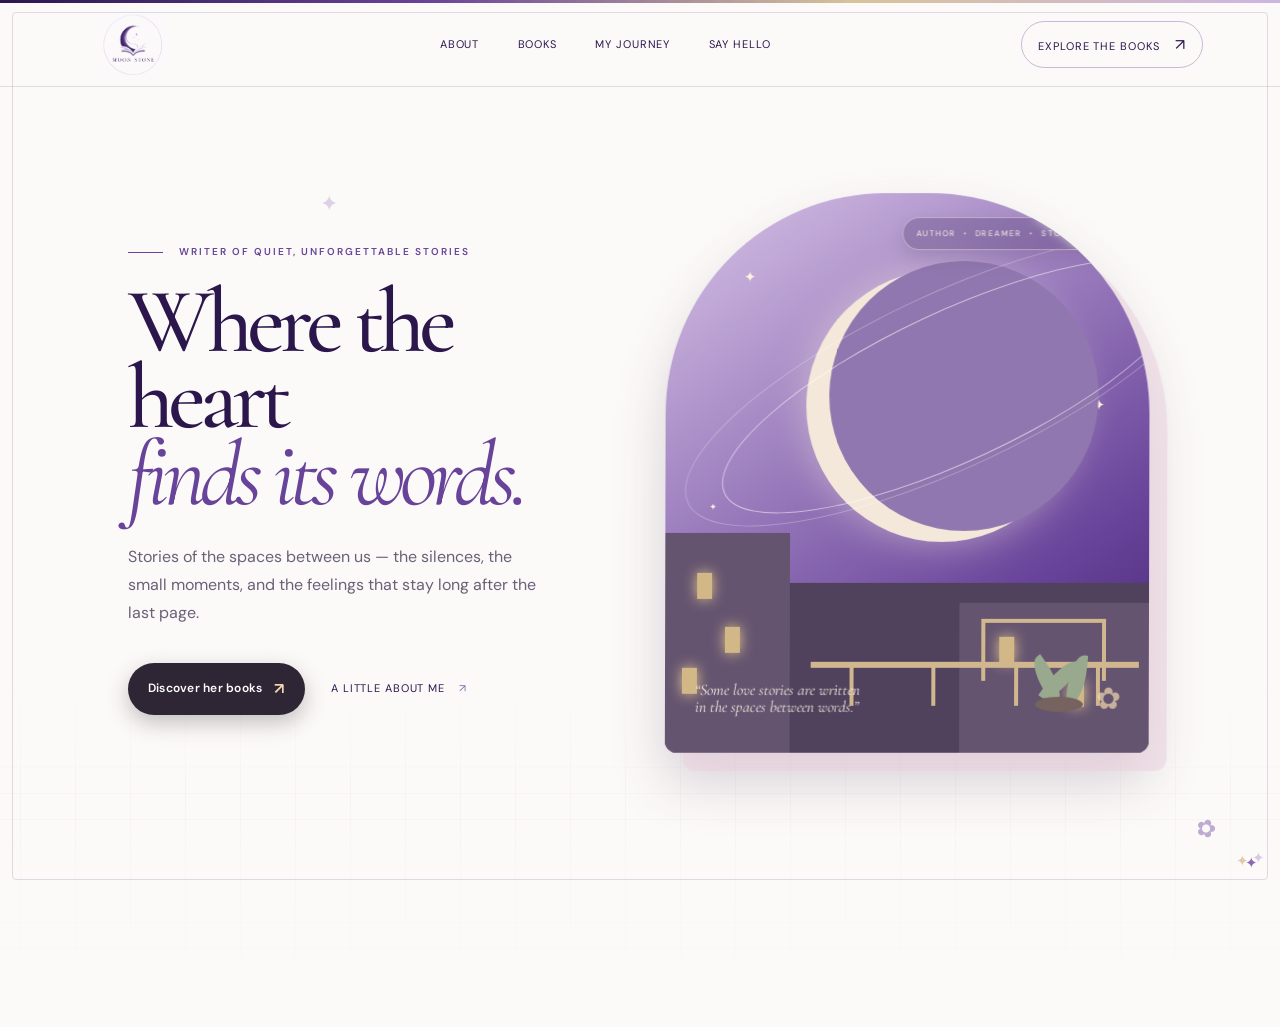
<file: index.html>
<!doctype html>
<html lang="en">
  <head>
    <meta charset="UTF-8" />
    <meta name="viewport" content="width=device-width, initial-scale=1.0" />
    <meta name="description" content="The official author website of Shravani Veldurthi." />
    <title>Shravani Veldurthi — Author & Storyteller</title>
    <link rel="preconnect" href="https://fonts.googleapis.com" />
    <link rel="preconnect" href="https://fonts.gstatic.com" crossorigin />
    <link href="https://fonts.googleapis.com/css2?family=Cormorant+Garamond:wght@400;500;600;700&family=DM+Sans:wght@400;500;600;700&display=swap" rel="stylesheet" />
    <link rel="stylesheet" href="styles.css" />
  </head>
  <body class="home-only">
    <div class="reading-progress" aria-hidden="true"><span></span></div>
    <div class="topline"></div>
    <header class="site-header">
      <a class="brand" href="#top" aria-label="Shravani Veldurthi home">
        <img class="brand-logo" src="Moonlit Pages_ Moon Stone Emblem.png" alt="Moon Stone" />
      </a>
      <nav class="nav" id="site-nav" aria-label="Primary navigation">
        <a href="about.html">About</a>
        <a href="books.html">Books</a>
        <a href="journey.html">My Journey</a>
        <a href="contact.html">Say Hello</a>
      </nav>
      <a class="nav-cta" href="books.html">Explore the books <span>↗</span></a>
      <button class="menu-button" aria-label="Open menu" aria-expanded="false">☰</button>
    </header>

    <main id="top">
      <section class="hero section-pad">
        <div class="hero-copy reveal">
          <p class="eyebrow"><span class="eyebrow-line"></span> Writer of quiet, unforgettable stories</p>
          <h1>Where the heart<br /><i>finds its words.</i></h1>
          <p class="hero-intro">Stories of the spaces between us — the silences, the small moments, and the feelings that stay long after the last page.</p>
          <div class="hero-actions">
            <a class="button button-dark" href="books.html">Discover her books <span>↗</span></a>
            <a class="text-link" href="about.html">A little about me <span>↗</span></a>
          </div>
        </div>
        <div class="hero-art reveal" aria-label="Abstract moonlit balcony illustration">
          <div class="hero-badge">author <span>•</span> dreamer <span>•</span> storyteller</div>
          <div class="star star-a"></div><div class="star star-b"></div><div class="star star-c"></div><div class="star star-d"></div>
          <div class="moon"></div>
          <div class="hero-orbit orbit-one"></div><div class="hero-orbit orbit-two"></div>
          <div class="balcony-scene">
            <div class="building building-left"><span class="window w-1"></span><span class="window w-2"></span><span class="window w-3"></span></div>
            <div class="building building-right"><span class="window w-4"></span><span class="window w-5"></span></div>
            <div class="balcony-rail"><span></span><span></span><span></span><span></span><b></b></div>
            <div class="balcony-plant"><i></i><i></i><i></i><em></em></div>
          </div>
          <p class="art-caption">“Some love stories are written<br />in the spaces between words.”</p>
        </div>
      </section>

      <div class="marquee" aria-hidden="true"><span>Stories that linger</span><b>✦</b><span>Words that heal</span><b>✦</b><span>Moments that matter</span><b>✦</b><span>Stories that linger</span></div>

      <section class="signature-strip section-pad" aria-label="A few words about Shravani Veldurthi">
        <div class="signature-stat"><strong>02</strong><span>Stories in print</span></div>
        <div class="signature-quote"><span class="quote-mark-small">“</span><p data-quote>Some stories arrive softly — then stay forever.</p><span class="quote-author">— from Shravani Veldurthi's desk</span></div>
        <div class="signature-stat"><strong>∞</strong><span>Feelings to explore</span></div>
      </section>

      <section class="about section-pad" id="about">
        <div class="section-label">01 — About the author <span class="section-flourish">✿</span></div>
        <div class="about-layout">
          <div class="portrait-wrap reveal"><div class="portrait"><div class="portrait-letter">S</div><div class="portrait-doodle">writer<br />& dreamer</div></div><span class="portrait-note">A life in letters</span></div>
          <div class="about-copy reveal">
            <p class="kicker">Hello, I'm Shravani Veldurthi</p>
            <h2>I write for the feelings<br /><i>we don't always say.</i></h2>
            <p>Hello! I'm Shravani Veldurthi, a passionate writer who believes that stories can express the emotions words often fail to explain. I enjoy creating novels that explore themes of family, friendship, love, loss, healing, and the emotions that shape our lives.</p>
            <p>Through my writing, I hope to create characters that feel real and stories that stay with readers long after they finish the final page. Every book I write is a journey into human emotions, encouraging readers to reflect, connect, and find meaning in the experiences of others.</p>
            <a class="text-link underlined" href="#journey">Read my writing journey <span>→</span></a>
          </div>
        </div>
      </section>

      <section class="book section-pad" id="books">
        <div class="section-label light-label">02 — Her books <span class="section-flourish">✦</span></div>
        <div class="book-layout">
          <div class="book-visual reveal"><div class="book-shadow"></div><a class="book-cover image-cover" href="https://share.google/4An8QoTnq5CBZUC8i" target="_blank" rel="noreferrer" aria-label="Read Love Under the Balcony Eclipse on Pothi.com"><img src="love-under-balcony-cover.png" alt="Love Under the Balcony Eclipse book cover" /></a></div>
          <div class="book-copy reveal"><p class="kicker lavender-kicker">A quiet love story · Set in 1996</p><h2>Love Under the<br /><i>Balcony Eclipse</i></h2><p class="book-description">When two strangers living across from each other begin noticing the same silent balcony every day, an unexpected connection slowly takes shape.</p><p class="book-description">Without grand gestures or rushed moments, their lives begin to change in ways neither of them ever imagined.</p><p class="book-description">A story about silence, longing, hope, and the extraordinary beauty hidden within ordinary moments, <em>Love Under the Balcony Eclipse</em> reminds us that some of the deepest love stories are written not in words—but in the spaces between them.</p><div class="book-meta"><div><span>Genre</span><strong>Romance · Literary Fiction<br />Emotional Drama</strong></div><div><span>Price</span><strong>₹319</strong></div><div><span>Release</span><strong>Available now</strong></div></div><a class="button button-light" href="https://share.google/4An8QoTnq5CBZUC8i" target="_blank" rel="noreferrer">Read / buy on Pothi <span>↗</span></a></div>
        </div>
        <div class="published-book reveal">
        <a class="published-cover image-cover" href="https://ebooks.bookleafpub.com/product-page/love-s-lament" target="_blank" rel="noreferrer" aria-label="Read Love Laments on BookLeaf"><img src="LOVE LAMENTS FrontPage.png" alt="Love Laments book cover" /></a>
          <div class="published-copy"><p class="kicker lavender-kicker">Published poetry collection · Available now</p><h3>Love <i>Laments</i></h3><p>“Love Lament” is a heartfelt journey through 21 days of love, longing, and heartbreak. Each poem captures a quiet moment, soft butterflies, unspoken hopes, and the slow ache of letting go.</p><p>Written with raw emotion and simple honesty, this collection reflects the beauty and pain of young love — a short, soulful diary of love turning into lessons.</p><a class="button button-light" href="https://ebooks.bookleafpub.com/product-page/love-s-lament" target="_blank" rel="noreferrer">Read / buy the ebook <span>↗</span></a></div>
        </div>
        <div class="published-book reveal new-book-feature">
          <a class="published-cover image-cover" href="https://store.pothi.com/book/shravani-veldurthi-the-storm-was-never-sea/" target="_blank" rel="noreferrer" aria-label="Read The Storm Was Never the Sea on Pothi.com"><img src="FrontCover.png" alt="The Storm Was Never the Sea book cover" /></a>
          <div class="published-copy"><p class="kicker lavender-kicker">New release · Available now</p><h3>The Storm Was Never <i>the Sea</i></h3><p>Some stories are not written in words, but in the silence between them.</p><p>A deeply emotional tale about belonging, healing, and the quiet courage it takes to continue moving forward.</p><a class="button button-light" href="https://store.pothi.com/book/shravani-veldurthi-the-storm-was-never-sea/" target="_blank" rel="noreferrer">Read / buy on Pothi <span>↗</span></a></div>
        </div>
      </section>

      <section class="journey section-pad" id="journey">
        <div class="section-label">03 — The writing journey <span class="section-flourish">♡</span></div>
        <div class="journey-grid"><div class="journey-heading reveal"><h2>Every story begins<br />with a <i>feeling.</i></h2><div class="scribble">with love, always <span>♥</span></div></div><div class="journey-copy reveal"><p>This website is my personal space where I share my books, writing journey, and upcoming projects. Here, I hope you find a little room to slow down, feel deeply, and see yourself in a story.</p><p>Thank you for visiting — and for being a part of my journey as an author.</p><div class="signature">Shravani Veldurthi <span>♡</span></div></div></div>
        <div class="journey-cards"><div class="journey-card"><span>01</span><h3>Observe</h3><p>Finding stories in the everyday details we often overlook.</p></div><div class="journey-card featured-card"><span>02</span><h3>Feel</h3><p>Letting emotion lead the way, one honest sentence at a time.</p></div><div class="journey-card"><span>03</span><h3>Share</h3><p>Creating a place where readers feel seen, held, and understood.</p></div></div>
      </section>

      <section class="contact section-pad" id="contact"><div class="contact-inner reveal"><p class="eyebrow light-eyebrow"><span class="eyebrow-line"></span> Stay a little longer</p><h2>Let's keep in touch.</h2><p>For book updates, new writing, and little notes from my desk.</p><a class="button button-white" href="mailto:hello@shravaniwrites.com">Say hello <span>↗</span></a></div><div class="contact-orbit"></div></section>
    </main>
    <footer class="footer"><div class="brand"><img class="brand-logo" src="Moonlit Pages_ Moon Stone Emblem.png" alt="Moon Stone" /></div><p>Stories from the heart, shared with love.</p><span>© 2024 Moon Stone</span></footer>
    <script src="script.js"></script>
  </body>
</html>
</file>
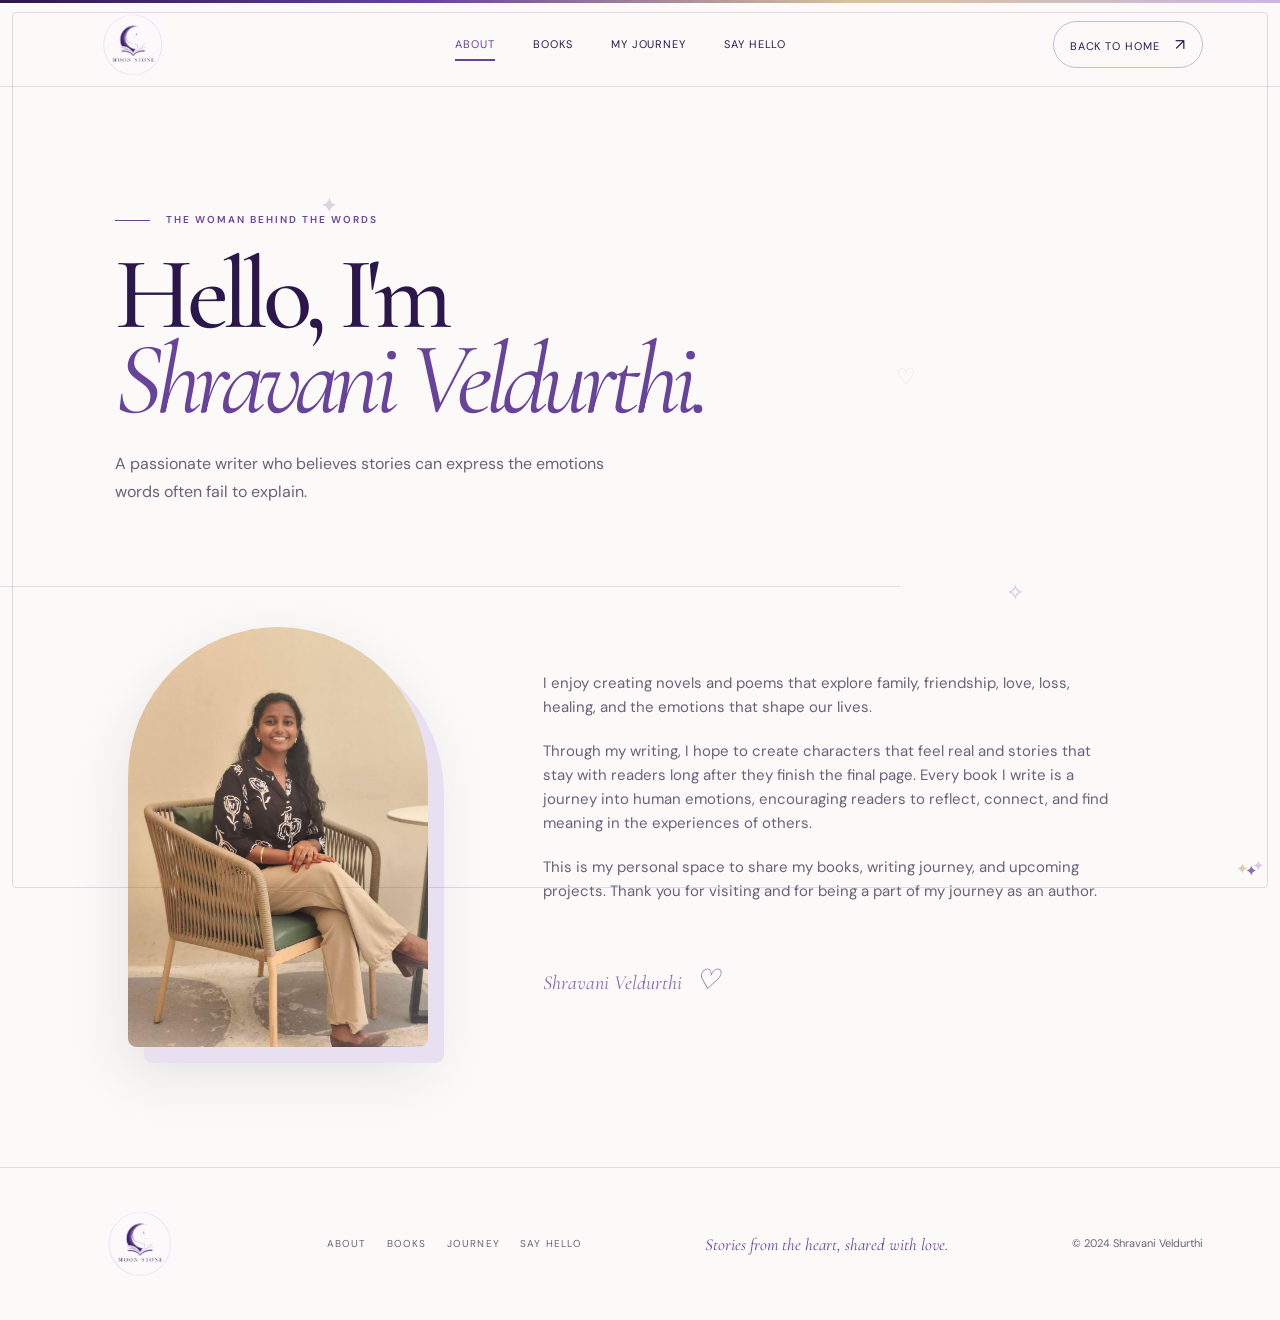
<file: about.html>
<!doctype html>
<html lang="en">
<head>
  <meta charset="UTF-8" />
  <meta name="viewport" content="width=device-width, initial-scale=1.0" />
  <title>About — Shravani Veldurthi</title>
  <link rel="preconnect" href="https://fonts.googleapis.com" />
  <link rel="preconnect" href="https://fonts.gstatic.com" crossorigin />
  <link href="https://fonts.googleapis.com/css2?family=Cormorant+Garamond:wght@400;500;600;700&family=DM+Sans:wght@400;500;600;700&display=swap" rel="stylesheet" />
  <link rel="stylesheet" href="styles.css" />
</head>
<body>
  <div class="topline"></div>
  <header class="site-header"><a class="brand" href="index.html"><span class="brand-mark">S<span>V</span></span><span class="brand-name">Shravani<br /><em>Veldurthi</em></span></a><nav class="nav" id="site-nav"><a href="about.html" class="active">About</a><a href="books.html">Books</a><a href="journey.html">My Journey</a><a href="contact.html">Say Hello</a></nav><a class="nav-cta" href="index.html">Back to home <span>↗</span></a><button class="menu-button" aria-label="Open menu" aria-expanded="false">☰</button></header>
  <main class="inner-page simple-page"><section class="page-hero"><p class="eyebrow"><span class="eyebrow-line"></span> The woman behind the words</p><h1>Hello, I'm<br /><i>Shravani Veldurthi.</i></h1><p>A passionate writer who believes stories can express the emotions words often fail to explain.</p></section><section class="simple-content"><div class="portrait small-portrait"><div class="portrait-letter">S</div><div class="portrait-doodle">writer<br />&amp; dreamer</div></div><div><p>I enjoy creating novels and poems that explore family, friendship, love, loss, healing, and the emotions that shape our lives.</p><p>Through my writing, I hope to create characters that feel real and stories that stay with readers long after they finish the final page. Every book I write is a journey into human emotions, encouraging readers to reflect, connect, and find meaning in the experiences of others.</p><p>This is my personal space to share my books, writing journey, and upcoming projects. Thank you for visiting and for being a part of my journey as an author.</p><div class="signature">Shravani Veldurthi <span>♡</span></div></div></section></main>
  <footer class="footer"><div class="brand"><span class="brand-mark">S<span>V</span></span><span class="brand-name">Shravani<br /><em>Veldurthi</em></span></div><p>Stories from the heart, shared with love.</p><span>© 2024 Shravani Veldurthi</span></footer>
  <script src="script.js"></script>
</body>
</html>
</file>
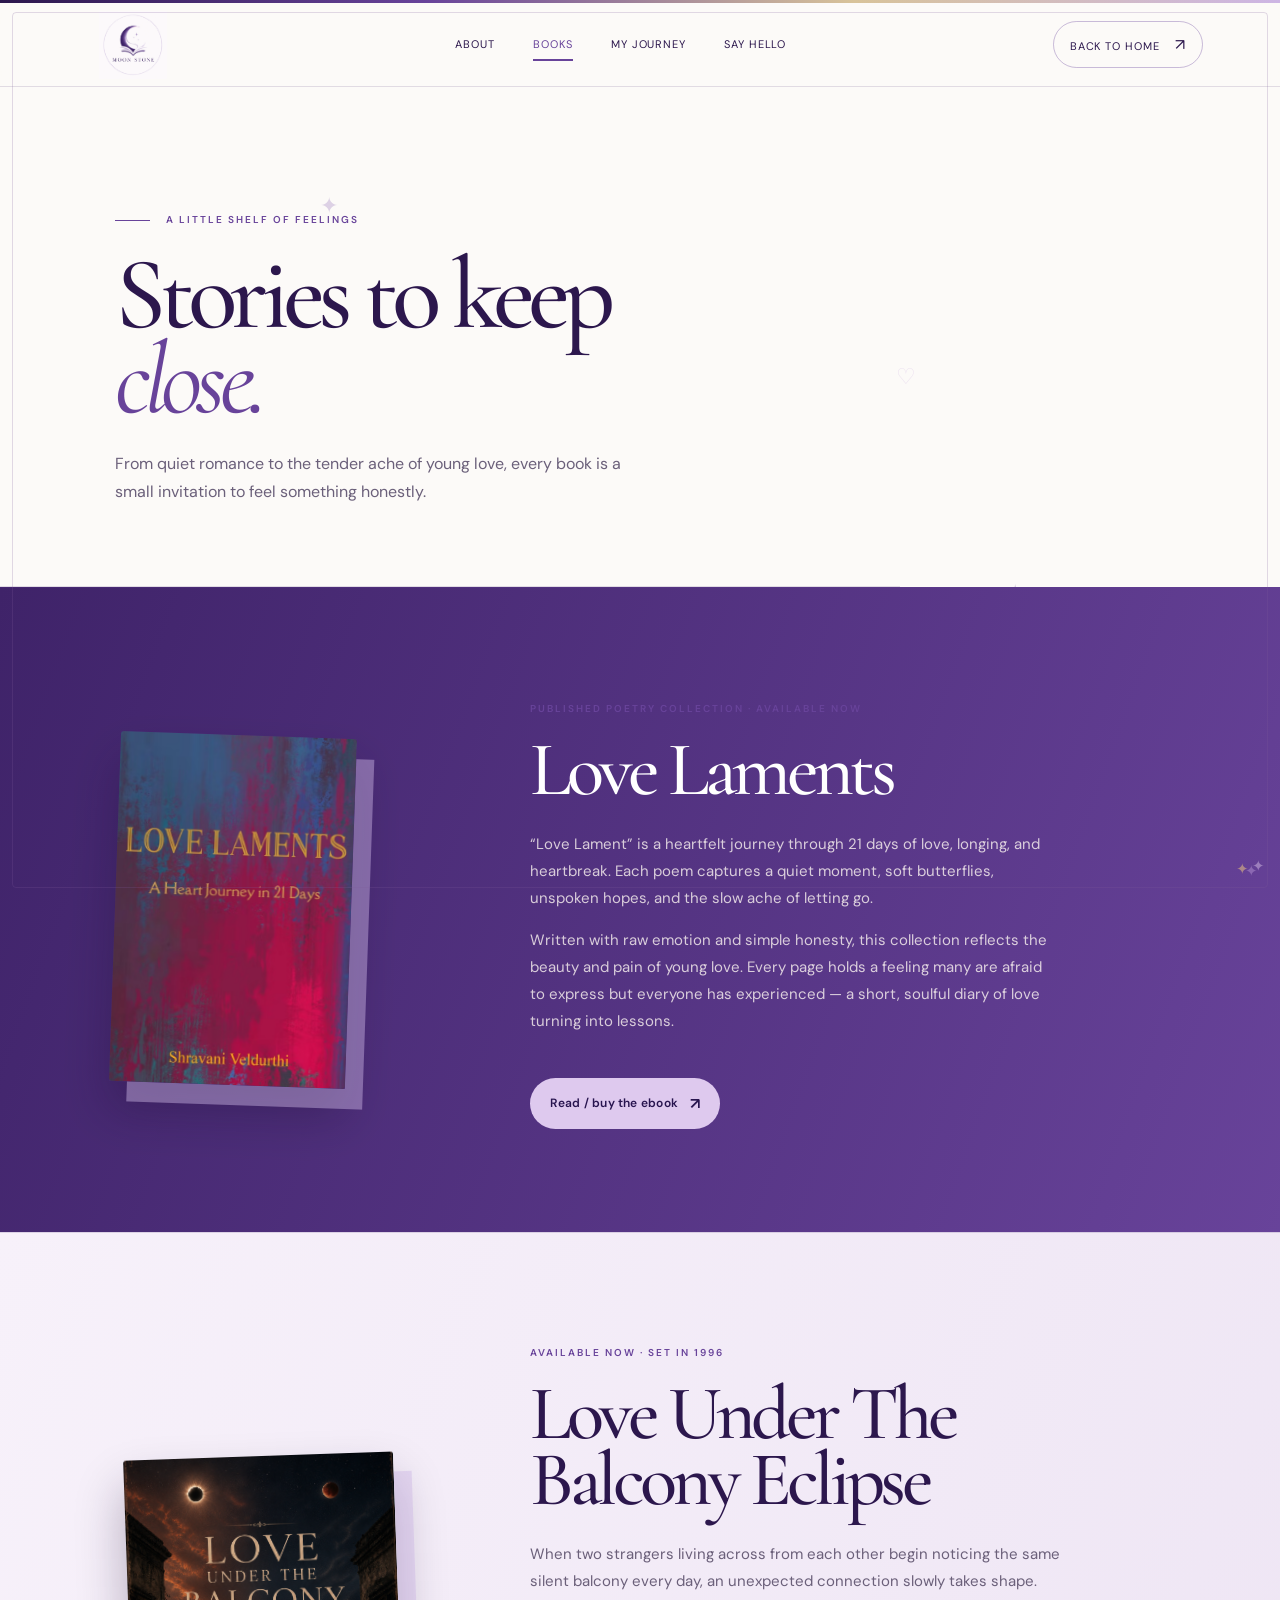
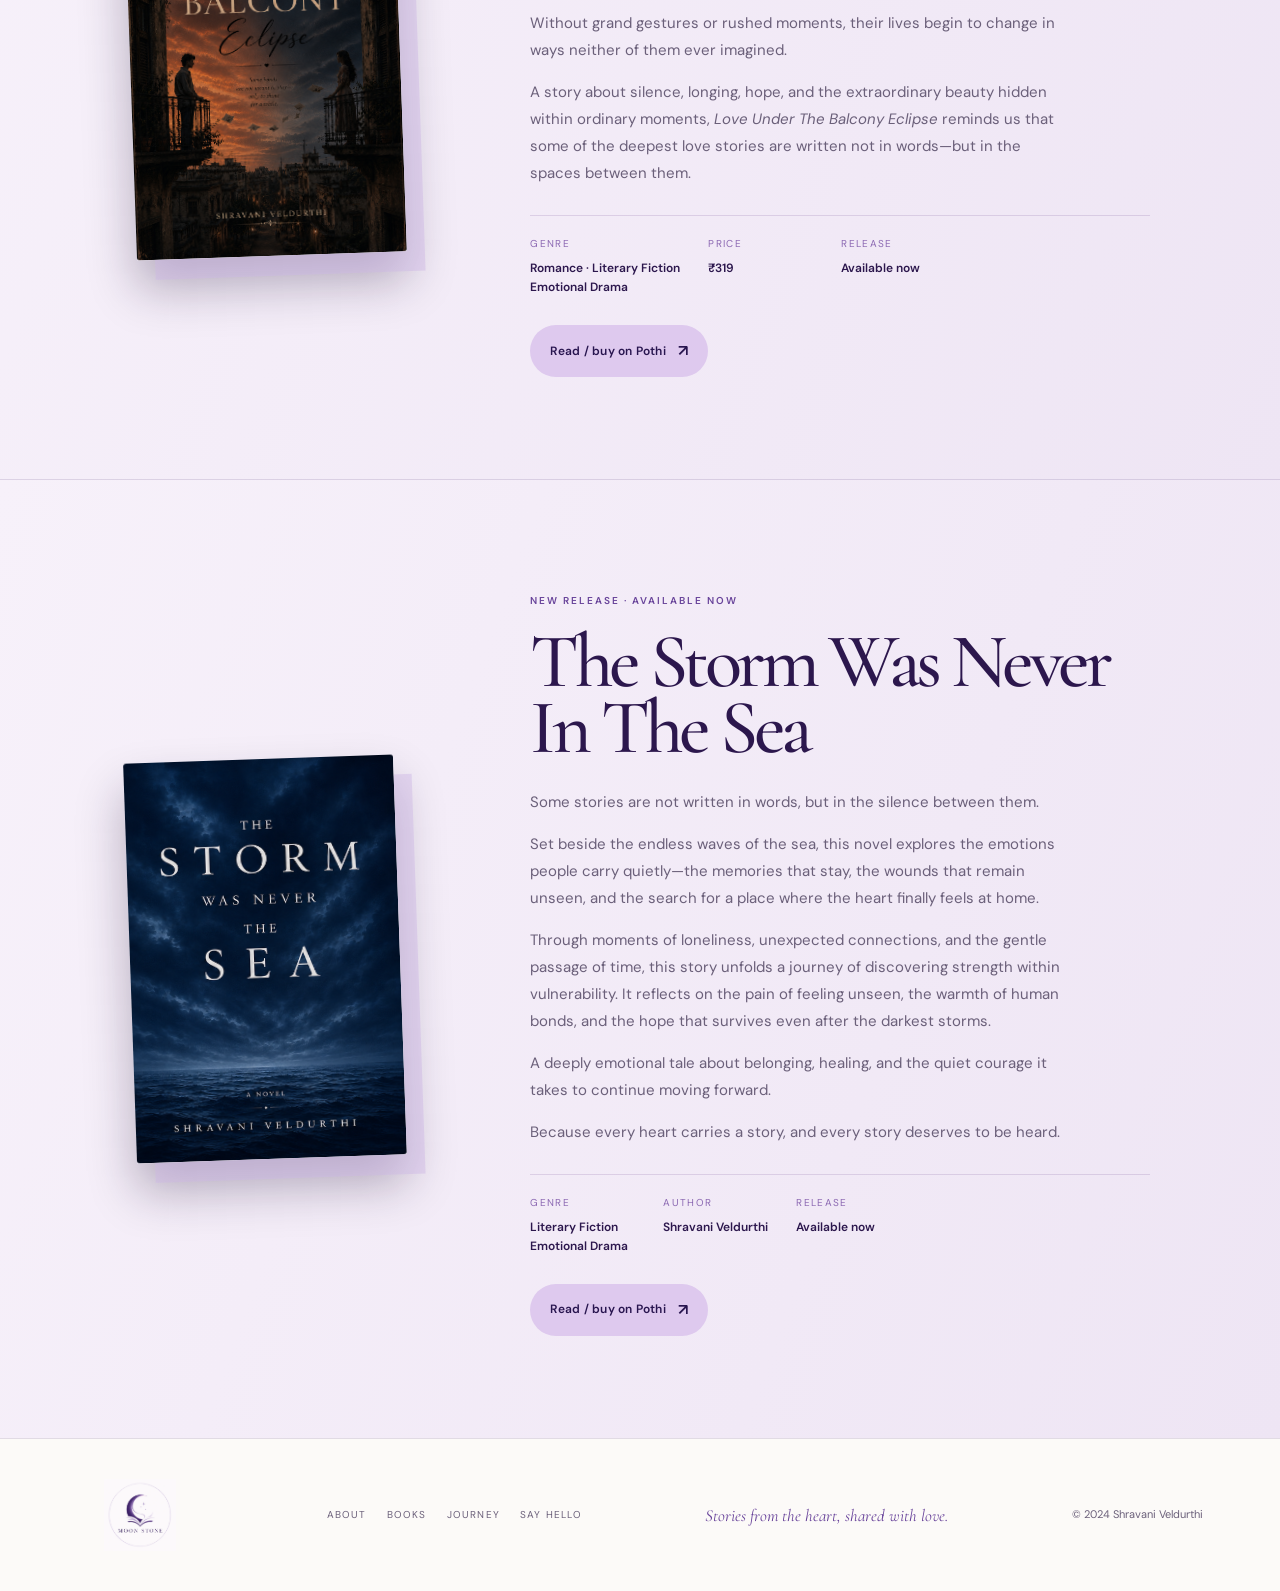
<file: books.html>
<!doctype html>
<html lang="en">
  <head>
    <meta charset="UTF-8" /><meta name="viewport" content="width=device-width, initial-scale=1.0" />
    <meta name="description" content="Books by Shravani Veldurthi." /><title>Books — Shravani Veldurthi</title>
    <link rel="preconnect" href="https://fonts.googleapis.com" /><link rel="preconnect" href="https://fonts.gstatic.com" crossorigin />
    <link href="https://fonts.googleapis.com/css2?family=Cormorant+Garamond:wght@400;500;600;700&family=DM+Sans:wght@400;500;600;700&display=swap" rel="stylesheet" /><link rel="stylesheet" href="styles.css" />
  </head>
  <body><div class="topline"></div>
    <header class="site-header"><a class="brand" href="index.html"><img class="brand-logo" src="Moonlit Pages_ Moon Stone Emblem.png" alt="Moon Stone" /></a><nav class="nav" id="site-nav"><a href="about.html">About</a><a href="books.html" class="active">Books</a><a href="journey.html">My Journey</a><a href="contact.html">Say Hello</a></nav><a class="nav-cta" href="index.html">Back to home <span>↗</span></a><button class="menu-button" aria-label="Open menu" aria-expanded="false">☰</button></header>
    <main class="inner-page books-page"><section class="page-hero"><p class="eyebrow"><span class="eyebrow-line"></span> A little shelf of feelings</p><h1>Stories to keep<br /><i>close.</i></h1><p>From quiet romance to the tender ache of young love, every book is a small invitation to feel something honestly.</p></section>
      <section class="shelf-book published-shelf"><a class="published-cover image-cover" href="https://ebooks.bookleafpub.com/product-page/love-s-lament" target="_blank" rel="noreferrer" aria-label="Read Love Laments on BookLeaf"><img src="LOVE LAMENTS FrontPage.png" alt="Love Laments book cover" /></a><div class="shelf-copy"><p class="kicker lavender-kicker">Published poetry collection · Available now</p><h2>Love <i>Laments</i></h2><p>“Love Lament” is a heartfelt journey through 21 days of love, longing, and heartbreak. Each poem captures a quiet moment, soft butterflies, unspoken hopes, and the slow ache of letting go.</p><p>Written with raw emotion and simple honesty, this collection reflects the beauty and pain of young love. Every page holds a feeling many are afraid to express but everyone has experienced — a short, soulful diary of love turning into lessons.</p><a class="button button-light" href="https://ebooks.bookleafpub.com/product-page/love-s-lament" target="_blank" rel="noreferrer">Read / buy the ebook <span>↗</span></a></div></section>
      <section class="shelf-book upcoming-shelf"><a class="book-cover image-cover" href="https://share.google/4An8QoTnq5CBZUC8i" target="_blank" rel="noreferrer" aria-label="Read Love Under The Balcony Eclipse on Pothi.com"><img src="love-under-balcony-cover.png" alt="Love Under The Balcony Eclipse book cover" /></a><div class="shelf-copy"><p class="kicker lavender-kicker">Available now · Set in 1996</p><h2>Love Under The Balcony Eclipse</h2><p>When two strangers living across from each other begin noticing the same silent balcony every day, an unexpected connection slowly takes shape.</p><p>Without grand gestures or rushed moments, their lives begin to change in ways neither of them ever imagined.</p><p>A story about silence, longing, hope, and the extraordinary beauty hidden within ordinary moments, <em>Love Under The Balcony Eclipse</em> reminds us that some of the deepest love stories are written not in words—but in the spaces between them.</p><div class="book-meta"><div><span>Genre</span><strong>Romance · Literary Fiction<br />Emotional Drama</strong></div><div><span>Price</span><strong>₹319</strong></div><div><span>Release</span><strong>Available now</strong></div></div><a class="button button-light" href="https://share.google/4An8QoTnq5CBZUC8i" target="_blank" rel="noreferrer">Read / buy on Pothi <span>↗</span></a></div></section>
      <section class="shelf-book upcoming-shelf new-book-shelf"><a class="book-cover image-cover" href="https://store.pothi.com/book/shravani-veldurthi-the-storm-was-never-sea/" target="_blank" rel="noreferrer" aria-label="Read The Storm Was Never In The Sea on Pothi.com"><img src="FrontCover.png" alt="The Storm Was Never In The Sea book cover" /></a><div class="shelf-copy"><p class="kicker lavender-kicker">New release · Available now</p><h2>The Storm Was Never In The Sea</h2><p>Some stories are not written in words, but in the silence between them.</p><p>Set beside the endless waves of the sea, this novel explores the emotions people carry quietly—the memories that stay, the wounds that remain unseen, and the search for a place where the heart finally feels at home.</p><p>Through moments of loneliness, unexpected connections, and the gentle passage of time, this story unfolds a journey of discovering strength within vulnerability. It reflects on the pain of feeling unseen, the warmth of human bonds, and the hope that survives even after the darkest storms.</p><p>A deeply emotional tale about belonging, healing, and the quiet courage it takes to continue moving forward.</p><p>Because every heart carries a story, and every story deserves to be heard.</p><div class="book-meta"><div><span>Genre</span><strong>Literary Fiction<br />Emotional Drama</strong></div><div><span>Author</span><strong>Shravani Veldurthi</strong></div><div><span>Release</span><strong>Available now</strong></div></div><a class="button button-light" href="https://store.pothi.com/book/shravani-veldurthi-the-storm-was-never-sea/" target="_blank" rel="noreferrer">Read / buy on Pothi <span>↗</span></a></div></section>
    </main><footer class="footer"><div class="brand"><img class="brand-logo" src="Moonlit Pages_ Moon Stone Emblem.png" alt="Moon Stone" /></div><p>Stories from the heart, shared with love.</p><span>© 2024 Shravani Veldurthi</span></footer><script src="script.js"></script>
  </body>
</html>
</file>
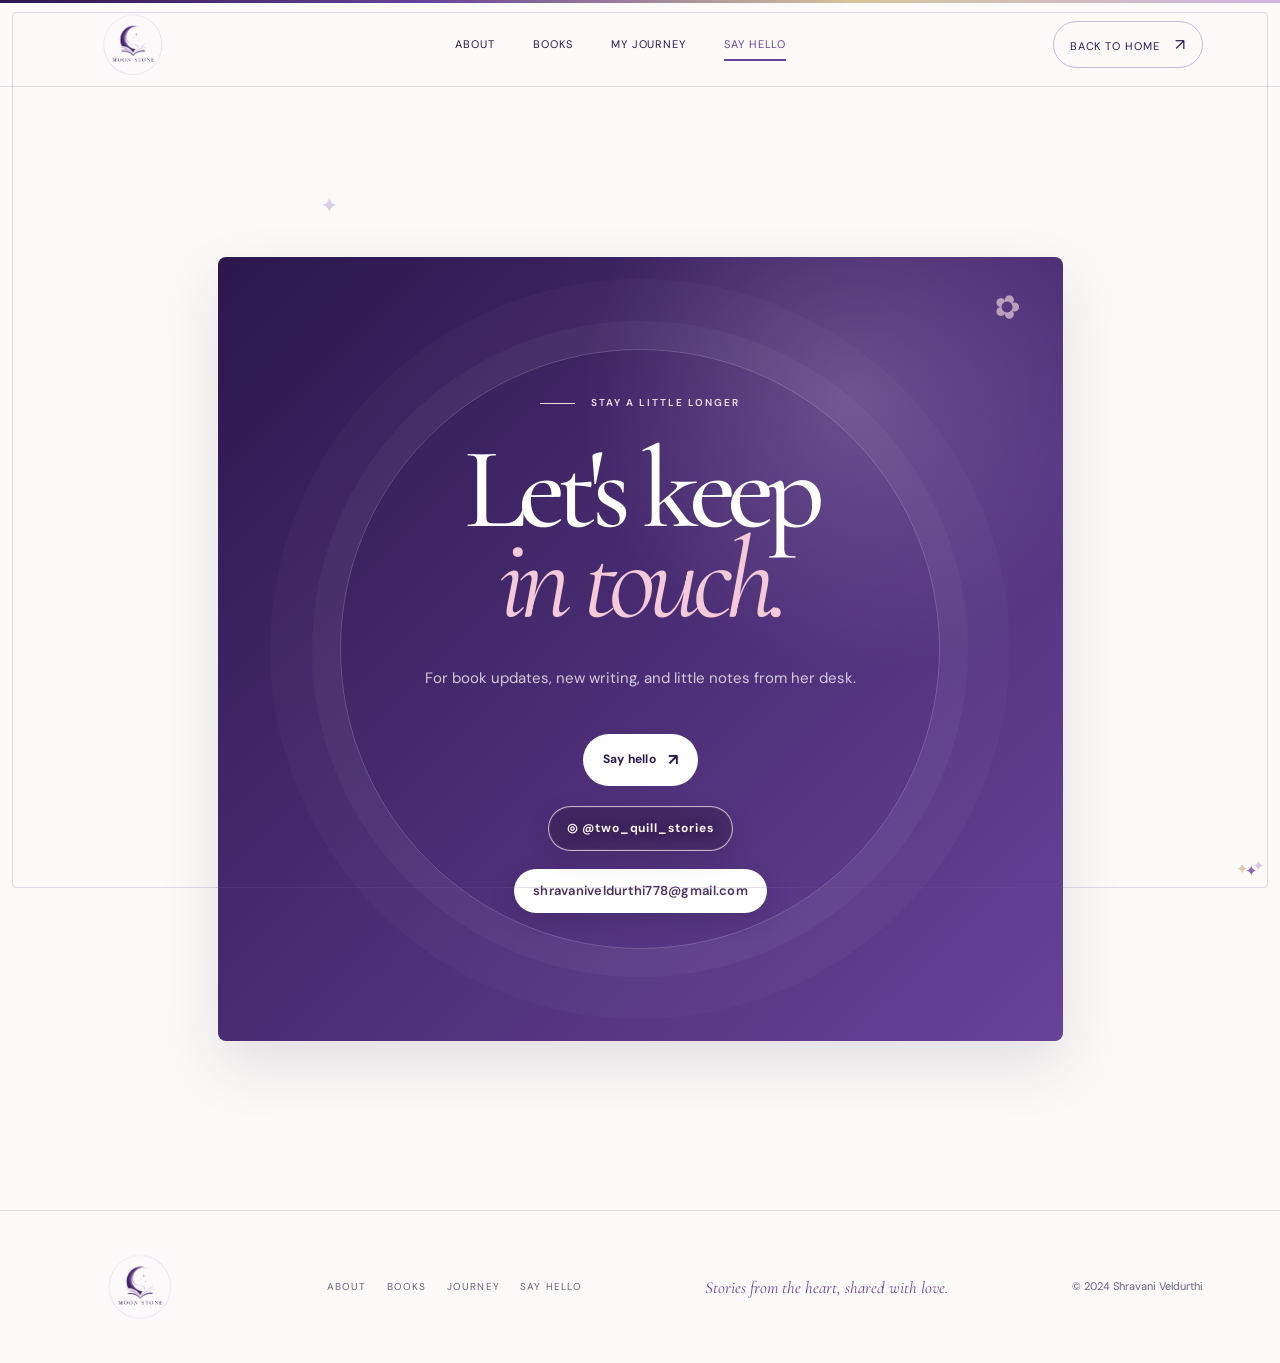
<file: contact.html>
<!doctype html>
<html lang="en">
  <head>
    <meta charset="UTF-8" />
    <meta name="viewport" content="width=device-width, initial-scale=1.0" />
    <title>Say Hello — Shravani Veldurthi</title>
    <link rel="preconnect" href="https://fonts.googleapis.com" />
    <link rel="preconnect" href="https://fonts.gstatic.com" crossorigin />
    <link href="https://fonts.googleapis.com/css2?family=Cormorant+Garamond:wght@400;500;600;700&family=DM+Sans:wght@400;500;600;700&display=swap" rel="stylesheet" />
    <link rel="stylesheet" href="styles.css" />
  </head>
  <body>
    <div class="topline"></div>
    <header class="site-header">
      <a class="brand" href="index.html"><span class="brand-mark">S<span>V</span></span><span class="brand-name">Shravani<br /><em>Veldurthi</em></span></a>
      <nav class="nav" id="site-nav"><a href="about.html">About</a><a href="books.html">Books</a><a href="journey.html">My Journey</a><a href="contact.html" class="active">Say Hello</a></nav>
      <a class="nav-cta" href="index.html">Back to home <span>↗</span></a>
      <button class="menu-button" aria-label="Open menu" aria-expanded="false">☰</button>
    </header>
    <main class="inner-page contact-page">
      <section class="contact-card">
        <p class="eyebrow light-eyebrow"><span class="eyebrow-line"></span> Stay a little longer</p>
        <h1>Let's keep<br /><i>in touch.</i></h1>
        <p>For book updates, new writing, and little notes from her desk.</p>
        <a class="button button-white" href="mailto:hello@shravaniwrites.com">Say hello <span>↗</span></a>
        <a class="instagram-link" href="https://www.instagram.com/two_quill_stories/" target="_blank" rel="noreferrer" aria-label="Visit two quill stories on Instagram">◎ @two_quill_stories</a>
        <div class="contact-orbit"></div>
      </section>
    </main>
    <footer class="footer"><div class="brand"><span class="brand-mark">S<span>V</span></span><span class="brand-name">Shravani<br /><em>Veldurthi</em></span></div><p>Stories from the heart, shared with love.</p><span>© 2024 Shravani Veldurthi</span></footer>
    <script src="script.js"></script>
  </body>
</html>
</file>
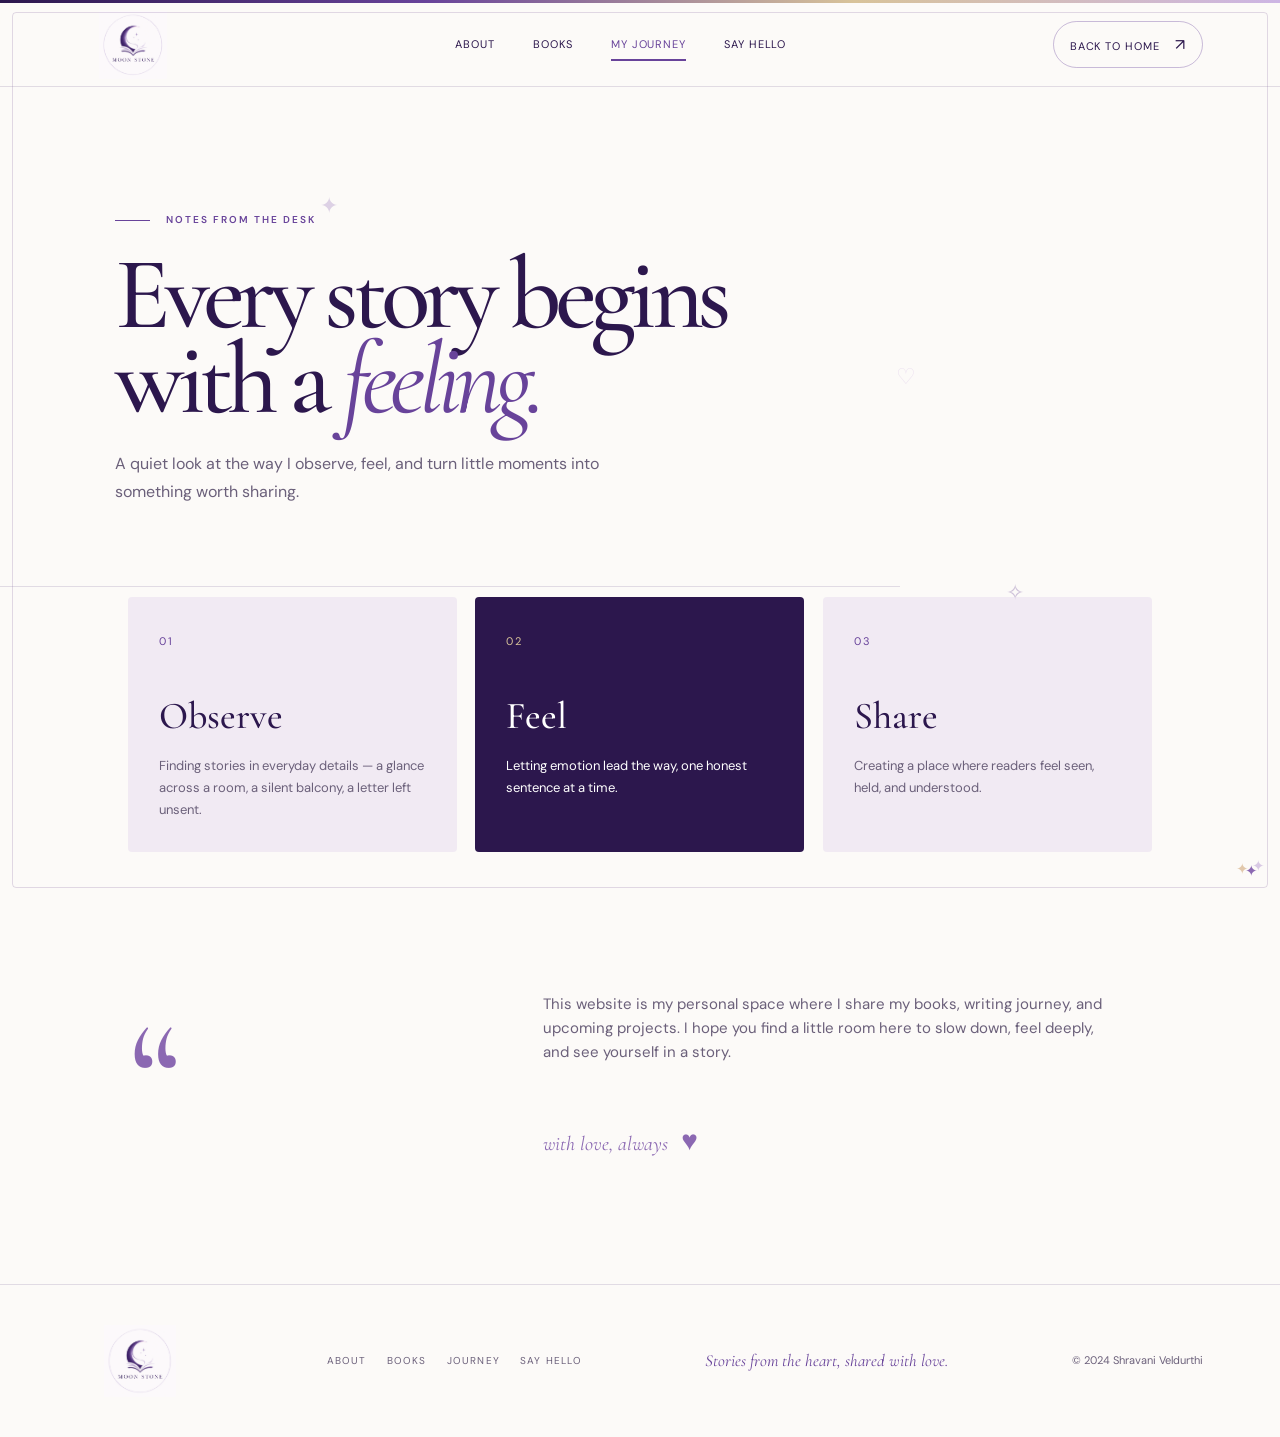
<file: journey.html>
<!doctype html><html lang="en"><head><meta charset="UTF-8" /><meta name="viewport" content="width=device-width, initial-scale=1.0" /><title>My Journey — Shravani Veldurthi</title><link rel="preconnect" href="https://fonts.googleapis.com" /><link rel="preconnect" href="https://fonts.gstatic.com" crossorigin /><link href="https://fonts.googleapis.com/css2?family=Cormorant+Garamond:wght@400;500;600;700&family=DM+Sans:wght@400;500;600;700&display=swap" rel="stylesheet" /><link rel="stylesheet" href="styles.css" /></head><body><div class="topline"></div><header class="site-header"><a class="brand" href="index.html"><span class="brand-mark">S<span>V</span></span><span class="brand-name">Shravani<br /><em>Veldurthi</em></span></a><nav class="nav" id="site-nav"><a href="about.html">About</a><a href="books.html">Books</a><a href="journey.html" class="active">My Journey</a><a href="contact.html">Say Hello</a></nav><a class="nav-cta" href="index.html">Back to home <span>↗</span></a><button class="menu-button" aria-label="Open menu" aria-expanded="false">☰</button></header><main class="inner-page simple-page"><section class="page-hero"><p class="eyebrow"><span class="eyebrow-line"></span> Notes from the desk</p><h1>Every story begins<br />with a <i>feeling.</i></h1><p>A quiet look at the way I observe, feel, and turn little moments into something worth sharing.</p></section><section class="journey-cards page-cards"><div class="journey-card"><span>01</span><h3>Observe</h3><p>Finding stories in everyday details — a glance across a room, a silent balcony, a letter left unsent.</p></div><div class="journey-card featured-card"><span>02</span><h3>Feel</h3><p>Letting emotion lead the way, one honest sentence at a time.</p></div><div class="journey-card"><span>03</span><h3>Share</h3><p>Creating a place where readers feel seen, held, and understood.</p></div></section><section class="simple-content journey-note"><div class="quote-mark">“</div><div><p>This website is my personal space where I share my books, writing journey, and upcoming projects. I hope you find a little room here to slow down, feel deeply, and see yourself in a story.</p><div class="signature">with love, always <span>♥</span></div></div></section></main><footer class="footer"><div class="brand"><span class="brand-mark">S<span>V</span></span><span class="brand-name">Shravani<br /><em>Veldurthi</em></span></div><p>Stories from the heart, shared with love.</p><span>© 2024 Shravani Veldurthi</span></footer><script src="script.js"></script></body></html>
</file>
<file: styles.css>
:root{--ink:#2e2634;--lavender:#c1a8d7;--lavender-dark:#7f5d9b;--lilac:#f4edf6;--cream:#fffafc;--muted:#756d79;--white:#fff;--blush:#ead0dc;--rose:#b87991;--gold:#d4ad82}*{box-sizing:border-box}html{scroll-behavior:smooth}body{margin:0;background:var(--cream);color:var(--ink);font-family:'DM Sans',sans-serif;font-size:15px;line-height:1.6;background-image:radial-gradient(circle at 4% 8%,rgba(234,208,220,.24) 0 2px,transparent 3px),radial-gradient(circle at 96% 32%,rgba(193,168,215,.18) 0 2px,transparent 3px);background-size:38px 38px,47px 47px}.topline{height:5px;background:linear-gradient(90deg,var(--rose),var(--lavender-dark),var(--gold))}.site-header{height:90px;display:flex;align-items:center;justify-content:space-between;padding:0 6vw;border-bottom:1px solid #eadfe9;background:rgba(255,250,252,.92);position:sticky;top:0;z-index:5;backdrop-filter:blur(12px)}.brand{display:flex;align-items:center;gap:11px;color:var(--ink);text-decoration:none}.brand-mark{font-family:'Cormorant Garamond',serif;font-size:36px;line-height:1;letter-spacing:-5px}.brand-mark span{color:var(--rose)}.brand-name{font-size:11px;line-height:1.1;letter-spacing:.09em;text-transform:uppercase;font-weight:600}.brand-name em{font-family:'Cormorant Garamond',serif;font-size:16px;text-transform:none;letter-spacing:.03em;font-weight:600}.nav{display:flex;gap:35px;margin-left:70px}.nav a,.nav-cta{font-size:12px;color:var(--ink);text-decoration:none}.nav a{position:relative}.nav a:after{content:'';position:absolute;bottom:-7px;left:0;width:0;height:1px;background:var(--rose);transition:.3s}.nav a:hover:after{width:100%}.nav-cta{border:1px solid #cdb4cc;border-radius:30px;padding:11px 18px}.nav-cta span,.button span{font-size:16px;margin-left:12px}.menu-button{display:none;border:0;background:transparent;font-size:22px}.section-pad{padding:110px 10vw}.hero{min-height:650px;display:grid;grid-template-columns:1fr 1fr;gap:7vw;align-items:center;padding-top:86px;position:relative}.hero:after{content:'✿';position:absolute;right:5vw;bottom:45px;color:var(--rose);font-size:24px;opacity:.55;transform:rotate(18deg)}.eyebrow,.kicker{font-size:11px;letter-spacing:.17em;text-transform:uppercase;color:var(--rose);font-weight:600}.eyebrow-line{display:inline-block;width:35px;height:1px;background:currentColor;vertical-align:middle;margin-right:12px}.hero h1{font-family:'Cormorant Garamond',serif;font-size:clamp(62px,6.5vw,100px);font-weight:500;line-height:.87;letter-spacing:-.05em;margin:26px 0 28px}.hero h1 i,.about h2 i,.book h2 i,.journey h2 i{font-weight:400;color:var(--lavender-dark)}.hero-intro{max-width:410px;color:var(--muted);font-size:16px}.hero-actions{display:flex;align-items:center;gap:28px;margin-top:38px}.button{display:inline-flex;align-items:center;padding:15px 19px;text-decoration:none;font-size:12px;font-weight:600;letter-spacing:.02em;transition:transform .25s,background .25s;border-radius:3px}.button:hover{transform:translateY(-3px)}.button-dark{background:var(--ink);color:#fff;border-radius:30px;box-shadow:0 8px 20px rgba(46,38,52,.14)}.button-light{background:var(--blush);color:#2d2537;margin-top:35px;border-radius:30px}.button-white{background:#fff;color:var(--ink);margin-top:28px;border-radius:30px}.text-link{font-size:12px;text-decoration:none;color:var(--ink)}.text-link span{color:var(--rose);margin-left:10px}.underlined{display:inline-block;border-bottom:1px solid #c6a3b3;padding-bottom:4px;margin-top:14px}.hero-art{height:480px;background:#b6a0cf;position:relative;overflow:hidden;border-radius:145px 145px 5px 5px;box-shadow:18px 18px 0 rgba(234,208,220,.55);background:radial-gradient(circle at 70% 30%,#efd8e9 0 4%,transparent 5%),linear-gradient(145deg,#bda0d5,#765b96)}.hero-art:before{content:'♡';position:absolute;top:26px;left:31px;color:#f8e7ec;font-size:28px;opacity:.7}.hero-art:after{content:'✿';position:absolute;right:28px;bottom:30px;color:#f2d8b1;font-size:30px;opacity:.8}.moon{position:absolute;width:255px;height:255px;border-radius:50%;background:#f4e8da;right:15%;top:65px;box-shadow:0 0 0 1px #f5e9dc,0 0 40px rgba(255,245,228,.45)}.moon:after{content:'';position:absolute;width:255px;height:255px;border-radius:50%;background:#9177af;right:-18px;top:-10px}.hero-orbit{position:absolute;border:1px solid rgba(255,255,255,.5);border-radius:50%;transform:rotate(-25deg)}.orbit-one{width:510px;height:150px;right:-60px;top:118px}.orbit-two{width:580px;height:175px;right:-90px;top:100px;opacity:.5}.star{position:absolute;color:#fdf1df;font-size:15px}.star:after{content:'✦'}.star-a{top:72px;left:16%}.star-b{top:200px;right:9%}.star-c{top:38px;right:10%;font-size:10px}.star-d{top:307px;left:9%;font-size:9px}.balcony-scene{position:absolute;bottom:0;left:0;width:100%;height:170px;background:#50415c}.building{position:absolute;bottom:0;background:#655470;width:140px;height:220px}.building-left{left:-15px}.building-right{right:-10px;width:200px;height:150px}.window{position:absolute;width:15px;height:26px;background:#d2b886;box-shadow:0 0 13px #e1c890}.w-1{top:40px;left:47px}.w-2{top:94px;left:75px}.w-3{top:135px;left:32px}.w-4{top:34px;left:40px}.w-5{top:78px;left:110px}.balcony-rail{position:absolute;bottom:48px;left:30%;width:68%;height:43px;border-top:6px solid #d1b78e;display:flex;justify-content:space-around}.balcony-rail span{height:38px;width:4px;background:#d1b78e}.balcony-rail b{position:absolute;width:125px;height:62px;border:4px solid #d1b78e;border-bottom:0;right:10%;top:-49px}.balcony-plant{position:absolute;bottom:48px;right:24%;color:#aea58a}.balcony-plant i{position:absolute;background:#99a98e;width:18px;height:50px;border-radius:80% 0 80% 0;bottom:0;transform:rotate(-35deg);left:5px}.balcony-plant i:nth-child(2){transform:rotate(35deg);left:18px}.balcony-plant i:nth-child(3){transform:rotate(5deg);left:35px}.balcony-plant em{position:absolute;width:48px;height:15px;border-radius:50%;background:#76625f;bottom:-7px;left:2px}.art-caption{position:absolute;left:30px;bottom:20px;color:#f9eee2;font-family:'Cormorant Garamond',serif;font-style:italic;font-size:16px;line-height:1.1}.marquee{background:linear-gradient(90deg,#7f5d9b,#a87598,#7f5d9b);color:#fff6fb;padding:15px 0;overflow:hidden;white-space:nowrap;display:flex;justify-content:space-around;letter-spacing:.12em;text-transform:uppercase;font-size:10px}.marquee b{color:#f2d8b1}.section-label{font-size:10px;color:#8f8592;letter-spacing:.15em;text-transform:uppercase;border-top:1px solid #ded7df;padding-top:16px}.section-flourish{float:right;font-size:17px;color:var(--rose);letter-spacing:0}.about-layout{display:grid;grid-template-columns:1fr 1.25fr;gap:11vw;align-items:center;margin-top:80px}.portrait-wrap{position:relative;width:300px;justify-self:center}.portrait{height:385px;background:linear-gradient(145deg,#efdde4,#b9a3c6);position:relative;overflow:hidden;border-radius:150px 150px 8px 8px;box-shadow:13px 13px 0 #f0dfeb}.portrait:before{content:'';position:absolute;width:220px;height:300px;background:#9a819d;border-radius:48% 48% 0 0;bottom:-70px;left:40px;transform:rotate(-7deg)}.portrait:after{content:'';position:absolute;width:155px;height:190px;background:#c7aeb4;border-radius:48% 48% 45% 45%;bottom:90px;left:75px}.portrait-letter{font-family:'Cormorant Garamond';font-size:200px;position:absolute;z-index:1;color:rgba(255,255,255,.42);top:-40px;left:17px}.portrait-doodle{position:absolute;z-index:2;left:19px;bottom:18px;color:#f6edf5;font-family:'Cormorant Garamond';font-size:19px;line-height:.9;transform:rotate(-5deg)}.portrait-note{position:absolute;right:-35px;bottom:30px;font-family:'Cormorant Garamond';font-style:italic;color:var(--rose);font-size:19px;transform:rotate(-8deg)}.about h2,.book h2,.journey h2{font-family:'Cormorant Garamond',serif;font-size:clamp(44px,5vw,70px);line-height:.92;font-weight:500;letter-spacing:-.04em;margin:20px 0 30px}.about-copy>p:not(.kicker){color:var(--muted);max-width:560px}.book{background:#44344f;color:#f9f2ed;position:relative;overflow:hidden}.book:after{content:'✿';position:absolute;right:9vw;top:80px;color:#d4ad82;font-size:44px;opacity:.25}.light-label{color:#b6a9bb;border-color:#756a7d}.book-layout{display:grid;grid-template-columns:1fr 1fr;gap:10vw;align-items:center;margin-top:70px}.book-visual{display:flex;justify-content:center}.book-cover{width:270px;height:400px;background:linear-gradient(145deg,#966da9,#4d3b61);position:relative;padding:25px 22px;color:#f8eadb;box-shadow:-13px 12px 0 #c99ab1, -28px 26px 35px rgba(0,0,0,.25);overflow:hidden;transform:rotate(-2deg);transition:transform .4s}.book-cover:hover{transform:rotate(1deg) translateY(-7px)}.book-cover:before{content:'';position:absolute;inset:13px;border:1px solid rgba(248,234,219,.5)}.cover-stars,.cover-kicker,.cover-author{position:relative;text-align:center;letter-spacing:.13em;font-size:8px}.cover-kicker{margin-top:42px;font-family:'Cormorant Garamond';font-style:italic;font-size:15px;letter-spacing:0}.book-cover h3{position:relative;font-family:'Cormorant Garamond';font-weight:500;font-size:34px;line-height:.81;text-align:center;margin:12px 0}.book-cover h3 i{font-weight:400}.cover-illustration{height:105px;position:relative;margin-top:12px}.cover-moon{position:absolute;width:108px;height:108px;background:#eadac7;border-radius:50%;left:60px;top:0}.cover-moon:after{content:'';position:absolute;right:-10px;top:-3px;width:108px;height:108px;background:#715686;border-radius:50%}.cover-balcony{position:absolute;width:150px;height:30px;border:3px solid #e4c99e;border-bottom:0;bottom:6px;left:37px}.cover-flower{position:absolute;color:#d2bd86;font-size:25px;bottom:27px}.f-one{left:25px}.f-two{right:26px}.cover-author{position:absolute;bottom:25px;left:0;width:100%}.book-copy h2{color:#fff3e8}.book-description{color:#d0c5d4;max-width:510px}.lavender-kicker{color:#e6b8cd}.book-meta{display:flex;gap:38px;margin-top:34px;border-top:1px solid #71647b;padding-top:21px}.book-meta div{display:flex;flex-direction:column;gap:7px}.book-meta span{font-size:10px;text-transform:uppercase;letter-spacing:.13em;color:#ab9bb2}.book-meta strong{font-size:12px;font-weight:500;color:#f5e9e0}.journey-grid{display:grid;grid-template-columns:1fr 1fr;gap:11vw;margin-top:70px}.journey-copy{max-width:450px;color:var(--muted)}.scribble,.signature{font-family:'Cormorant Garamond';font-style:italic;color:var(--rose);font-size:20px;margin-top:55px}.scribble span,.signature span{font-size:28px;margin-left:8px}.journey-cards{display:grid;grid-template-columns:repeat(3,1fr);gap:15px;margin-top:85px}.journey-card{padding:26px;background:#f5edf6;min-height:180px;border-radius:4px}.journey-card span{font-size:11px;color:#a796b3}.journey-card h3{font-family:'Cormorant Garamond';font-size:32px;font-weight:500;margin:28px 0 4px}.journey-card p{color:var(--muted);font-size:13px;margin:0}.featured-card{background:var(--blush);transform:translateY(-18px)}.featured-card span,.featured-card p{color:#5c4a6b}.contact{background:linear-gradient(135deg,#7f5d9b,#9a729f);color:#f9f0f4;text-align:center;position:relative;overflow:hidden}.contact-inner{position:relative;z-index:1}.light-eyebrow{color:#f4dce8}.contact h2{font-family:'Cormorant Garamond';font-weight:500;font-size:clamp(52px,7vw,90px);line-height:.85;letter-spacing:-.05em;margin:25px 0 20px}.contact p:not(.eyebrow){color:#f0dfe9}.contact-orbit{position:absolute;width:620px;height:620px;border:1px solid rgba(255,255,255,.14);border-radius:50%;left:50%;top:50%;transform:translate(-50%,-50%);box-shadow:0 0 0 30px rgba(255,255,255,.03),0 0 0 70px rgba(255,255,255,.025)}.footer{padding:35px 6vw;display:flex;align-items:center;justify-content:space-between;border-top:1px solid #e9e1e8;color:#8e8691;font-size:11px}.footer .brand{color:var(--ink)}.footer p{font-family:'Cormorant Garamond';font-size:17px;font-style:italic}.reveal{opacity:0;transform:translateY(20px);transition:opacity .8s,transform .8s}.reveal.visible{opacity:1;transform:none}
@media(max-width:800px){.site-header{height:74px;padding:0 6vw}.nav,.nav-cta{display:none}.menu-button{display:block}.nav.open{position:absolute;display:flex;flex-direction:column;gap:18px;top:73px;left:0;right:0;background:var(--cream);padding:24px 6vw;border-bottom:1px solid #ddd}.hero,.about-layout,.book-layout,.journey-grid{grid-template-columns:1fr}.section-pad{padding:75px 8vw}.hero{padding-top:60px;gap:55px}.hero-art{height:390px}.about-layout,.book-layout{gap:55px;margin-top:50px}.portrait-wrap{width:260px}.portrait{height:335px}.book-copy{order:-1}.book{padding-bottom:100px}.journey-cards{grid-template-columns:1fr;margin-top:50px}.featured-card{transform:none}.footer{flex-wrap:wrap;gap:20px}.footer p{order:3;width:100%;text-align:center}.book-meta{gap:18px;flex-wrap:wrap}}

.published-book{display:grid;grid-template-columns:250px 1fr;gap:7vw;align-items:center;margin-top:105px;padding-top:65px;border-top:1px solid #756a7d}.published-cover{height:350px;width:236px;position:relative;overflow:hidden;display:flex;flex-direction:column;align-items:center;justify-content:flex-start;padding:62px 20px 22px;color:#e5b75f;background:linear-gradient(145deg,#20466b 0%,#244b6d 34%,#8e184e 72%,#251e45 100%);box-shadow:15px 16px 0 #bd819e,27px 28px 35px rgba(0,0,0,.24);transform:rotate(2deg)}.published-cover:before{content:'';position:absolute;inset:0;background:linear-gradient(118deg,transparent 0 23%,rgba(194,28,92,.75) 24% 31%,transparent 32% 48%,rgba(18,102,140,.65) 49% 57%,transparent 58% 72%,rgba(188,25,86,.65) 73% 78%,transparent 79%);mix-blend-mode:screen;opacity:.8}.published-cover:after{content:'';position:absolute;inset:0;background:linear-gradient(80deg,transparent 0 36%,rgba(0,0,0,.15) 40% 45%,transparent 50% 100%);opacity:.8}.paint-stroke{position:absolute;width:80px;height:230px;border-radius:50%;filter:blur(18px);opacity:.45}.stroke-one{background:#d61863;left:16px;top:130px;transform:rotate(31deg)}.stroke-two{background:#20729c;right:15px;top:-20px;transform:rotate(22deg)}.stroke-three{background:#a72a69;right:56px;bottom:-70px;transform:rotate(-15deg)}.published-title,.published-subtitle,.published-author{position:relative;z-index:1;text-align:center;font-family:'Cormorant Garamond',serif}.published-title{font-size:28px;line-height:1;letter-spacing:.02em}.published-subtitle{font-size:17px;margin-top:25px}.published-author{font-size:17px;margin-top:auto}.published-copy{max-width:540px}.published-copy h3{font-family:'Cormorant Garamond',serif;font-size:clamp(45px,5vw,68px);font-weight:500;line-height:.9;margin:16px 0 25px;color:#fff3e8}.published-copy h3 i{color:#edbed1;font-weight:400}.published-copy>p:not(.kicker){color:#d0c5d4}.published-copy .button{margin-top:16px}
@media(max-width:800px){.published-book{grid-template-columns:1fr;gap:50px;margin-top:75px}.published-cover{justify-self:center}.published-copy{max-width:none}}

.nav a.active{color:var(--rose)}.nav a.active:after{width:100%}.inner-page{min-height:calc(100vh - 180px)}.page-hero{padding:110px 10vw 85px;max-width:900px}.page-hero h1{font-family:'Cormorant Garamond',serif;font-size:clamp(62px,8vw,110px);font-weight:500;line-height:.84;letter-spacing:-.05em;margin:25px 0}.page-hero h1 i,.shelf-copy h2 i{font-weight:400;color:var(--lavender-dark)}.page-hero>p:last-child{max-width:450px;color:var(--muted);font-size:16px}.shelf-book{padding:75px 10vw;display:grid;grid-template-columns:300px 1fr;gap:9vw;align-items:center}.published-shelf{background:#44344f;color:#f9f2ed}.upcoming-shelf{background:#f5edf6}.shelf-book:nth-child(odd){min-height:550px}.shelf-copy{max-width:570px}.shelf-copy h2{font-family:'Cormorant Garamond',serif;font-size:clamp(52px,6vw,86px);font-weight:500;line-height:.86;letter-spacing:-.05em;margin:20px 0 30px}.shelf-copy p:not(.kicker){color:var(--muted);max-width:530px}.published-shelf .shelf-copy p:not(.kicker){color:#d0c5d4}.upcoming-shelf .book-cover{justify-self:center}.simple-content{padding:40px 10vw 120px;display:grid;grid-template-columns:300px 1fr;gap:9vw;align-items:center}.simple-content>div:last-child{max-width:570px;color:var(--muted)}.small-portrait{width:300px}.simple-content p{margin:0 0 20px}.page-cards{padding:10px 10vw 80px;margin:0}.page-cards .journey-card{min-height:220px}.journey-note{padding-top:60px}.quote-mark{font-family:'Cormorant Garamond';font-size:160px;line-height:.6;color:var(--rose)}.contact-page{padding:80px 10vw}.contact-card{min-height:600px;background:linear-gradient(135deg,#7f5d9b,#af7d9e);color:#fff5f8;position:relative;overflow:hidden;display:flex;flex-direction:column;align-items:center;justify-content:center;text-align:center;border-radius:180px 180px 8px 8px}.contact-card h1{font-family:'Cormorant Garamond';font-size:clamp(65px,9vw,120px);font-weight:500;line-height:.82;letter-spacing:-.05em;margin:24px 0}.contact-card h1 i{font-weight:400;color:#f4cad9}.contact-card>p:not(.eyebrow){color:#f3dce8}.contact-card .button,.contact-card .eyebrow{position:relative;z-index:1}.contact-card .contact-orbit{width:600px;height:600px}.contact-card .light-eyebrow{color:#f4dce8}
@media(max-width:800px){.page-hero{padding:72px 8vw 58px}.shelf-book{grid-template-columns:1fr;padding:65px 8vw;gap:55px}.shelf-book .published-cover,.shelf-book .book-cover{justify-self:center}.simple-content{grid-template-columns:1fr;padding:25px 8vw 80px;gap:55px}.small-portrait{width:260px}.page-cards{padding:15px 8vw 60px}.contact-page{padding:45px 8vw}.contact-card{min-height:520px;border-radius:120px 120px 8px 8px}.contact-card .contact-orbit{width:440px;height:440px}}

/* A soft ornamental frame and a little depth for the interactive experience. */
body:before{content:'';position:fixed;inset:12px;border:1px solid rgba(127,93,155,.22);border-radius:4px;pointer-events:none;z-index:20}body:after{content:'✦';position:fixed;right:22px;bottom:17px;color:var(--rose);font-size:15px;pointer-events:none;z-index:21;text-shadow:-9px -2px 0 rgba(212,173,130,.65),7px -5px 0 rgba(193,168,215,.6)}.hero-art,.book-cover,.published-cover,.journey-card,.contact-card{transform-style:preserve-3d;will-change:transform}.hero-art{transition:transform .18s ease-out,box-shadow .3s}.hero-art:hover{box-shadow:22px 24px 0 rgba(234,208,220,.55),0 25px 40px rgba(80,52,100,.18)}.book-cover,.published-cover{transition:transform .18s ease-out,box-shadow .3s}.book-cover:hover,.published-cover:hover{box-shadow:-13px 12px 0 #c99ab1,-28px 34px 40px rgba(0,0,0,.3)}.journey-card{transition:transform .25s ease,box-shadow .25s ease}.journey-card:hover{transform:translateY(-10px) rotateX(3deg) rotateY(-3deg);box-shadow:12px 18px 25px rgba(100,73,112,.13)}.featured-card:hover{transform:translateY(-25px) rotateX(3deg) rotateY(3deg)}.contact-card{transition:transform .18s ease-out}.contact-card:before{content:'✿';position:absolute;top:25px;right:42px;color:#f4d7e0;font-size:32px;opacity:.65;transform:rotate(18deg)}
@media(max-width:800px){body:before{inset:7px}body:after{right:13px;bottom:8px}.hero-art:hover,.book-cover:hover,.published-cover:hover,.contact-card:hover{transform:none}.journey-card:hover{transform:translateY(-5px)}}
.image-cover{padding:0;background:none;display:block;line-height:0}.image-cover:before{display:none}.image-cover img{width:100%;height:100%;display:block;object-fit:cover}

/* The landing page is intentionally calm; its detail lives behind the navigation. */
.home-only main>.marquee,.home-only main>section:not(.hero){display:none}.home-only .hero{min-height:calc(100vh - 95px);padding-bottom:120px}.home-only .footer{display:none}

.cloud-field{position:fixed;inset:0;z-index:0;overflow:hidden;pointer-events:none;perspective:900px;transform:translate3d(var(--cloud-x,0),var(--cloud-y,0),0);transition:transform 1.6s ease-out}.site-header,main,.footer{position:relative;z-index:1}.cloud{position:absolute;display:block;width:190px;height:46px;border-radius:50px;background:linear-gradient(180deg,rgba(255,255,255,.74),rgba(236,218,241,.42));filter:blur(1.2px);opacity:.52;box-shadow:0 10px 23px rgba(139,98,157,.1),inset 0 5px 10px rgba(255,255,255,.45);animation:cloud-float 23s ease-in-out infinite alternate}.cloud:before,.cloud:after{content:'';position:absolute;border-radius:50%;background:inherit}.cloud:before{width:85px;height:85px;left:26px;bottom:7px}.cloud:after{width:114px;height:114px;right:21px;bottom:0}.cloud-one{left:-210px;top:19%;transform:scale(.8);animation-duration:31s}.cloud-two{right:-240px;top:48%;transform:scale(.62);opacity:.35;animation-duration:27s;animation-delay:-7s}.cloud-three{left:-250px;bottom:12%;transform:scale(.46);opacity:.27;animation-duration:37s;animation-delay:-15s}.cloud-sparkle{position:absolute;color:var(--rose);font-family:'Cormorant Garamond',serif;font-size:22px;opacity:.28;animation:sparkle-drift 8s ease-in-out infinite}.sparkle-one{top:21%;left:25%;animation-delay:-2s}.sparkle-two{top:64%;right:20%;animation-delay:-5s;color:var(--lavender-dark)}.sparkle-three{top:40%;left:70%;animation-delay:-7s;color:var(--gold)}@keyframes cloud-float{from{margin-left:-2vw;transform:translate3d(0,0,-40px) scale(.8)}to{margin-left:115vw;transform:translate3d(0,-25px,40px) scale(.92)}}@keyframes sparkle-drift{0%,100%{transform:translate3d(0,0,0) rotate(0deg);opacity:.16}50%{transform:translate3d(15px,-19px,25px) rotate(12deg);opacity:.42}}
@media(max-width:800px){.cloud-field{opacity:.72}.cloud{filter:blur(2px)}.cloud-sparkle{display:none}}

/* Signature interactions and a more editorial home-page rhythm. */
.reading-progress{position:fixed;top:0;left:0;width:100%;height:4px;background:transparent;z-index:30}.reading-progress span{display:block;width:0;height:100%;background:linear-gradient(90deg,var(--rose),var(--gold));box-shadow:0 0 12px rgba(184,121,145,.45);transition:width .12s linear}.theme-button{border:1px solid #d8c5d7;background:rgba(255,255,255,.38);color:var(--ink);border-radius:50%;width:35px;height:35px;cursor:pointer;font-size:17px;line-height:1;transition:transform .25s,background .25s}.theme-button:hover{transform:rotate(18deg) scale(1.08);background:var(--blush)}.signature-strip{display:grid;grid-template-columns:1fr 2.1fr 1fr;align-items:center;gap:4vw;padding-top:55px;padding-bottom:55px;background:rgba(255,255,255,.34);border-bottom:1px solid #eadfe9}.signature-stat{display:flex;flex-direction:column;gap:4px}.signature-stat:last-child{text-align:right}.signature-stat strong{font-family:'Cormorant Garamond',serif;font-size:48px;font-weight:500;line-height:1;color:var(--lavender-dark)}.signature-stat span{font-size:10px;letter-spacing:.14em;text-transform:uppercase;color:var(--muted)}.signature-quote{text-align:center;position:relative;padding:0 30px}.signature-quote p{font-family:'Cormorant Garamond',serif;font-size:clamp(24px,3vw,36px);font-style:italic;line-height:1.05;margin:0;color:var(--ink)}.quote-mark-small{position:absolute;left:0;top:-14px;color:var(--rose);font-family:'Cormorant Garamond',serif;font-size:56px;line-height:1}.quote-author{display:block;margin-top:12px;color:var(--rose);font-size:10px;letter-spacing:.12em;text-transform:uppercase}.night-mode{--ink:#f6edf5;--cream:#211b29;--muted:#c8b9c9;--lilac:#30273a;--blush:#5d4056;background-color:#211b29;background-image:radial-gradient(circle at 4% 8%,rgba(234,208,220,.08) 0 2px,transparent 3px),radial-gradient(circle at 96% 32%,rgba(193,168,215,.08) 0 2px,transparent 3px)}.night-mode .site-header{background:rgba(33,27,41,.9);border-color:#44364d}.night-mode .nav a,.night-mode .brand,.night-mode .text-link,.night-mode .theme-button{color:var(--ink)}.night-mode .theme-button{border-color:#65536d;background:rgba(255,255,255,.06)}.night-mode .signature-strip{background:rgba(255,255,255,.025);border-color:#44364d}.night-mode .journey-card{background:#30273a}.night-mode .featured-card{background:#5d4056}.night-mode .footer{border-color:#44364d}.night-mode body:before{border-color:rgba(220,183,224,.16)}
@media(max-width:800px){.theme-button{margin-left:auto;margin-right:12px}.signature-strip{grid-template-columns:1fr 1fr;gap:25px;padding-top:42px;padding-bottom:42px}.signature-quote{grid-column:1/-1;grid-row:1}.signature-stat:last-child{text-align:right}.signature-stat strong{font-size:38px}}

/* Keep the Love Under the Balcony Eclipse presentation clean and focused. */
.book-layout .book-meta,.upcoming-shelf .book-meta{display:none}
.instagram-link{position:relative;z-index:3;display:inline-flex;align-items:center;gap:8px;margin-top:20px;padding:12px 18px;border:1px solid rgba(255,238,246,.7);border-radius:999px;background:rgba(35,20,47,.32);box-shadow:0 8px 22px rgba(35,20,47,.2),inset 0 0 0 1px rgba(255,255,255,.08);color:#fff7fb;text-decoration:none;font-size:12px;font-weight:700;letter-spacing:.08em;text-shadow:0 1px 8px rgba(35,20,47,.65);transition:color .25s,background .25s,transform .25s,box-shadow .25s}.instagram-link:hover{color:#fff;background:rgba(35,20,47,.55);transform:translateY(-3px);box-shadow:0 12px 28px rgba(35,20,47,.3),0 0 18px rgba(244,202,217,.22)}

/* Immersive welcome scene: depth stays soft and editorial, never distracting. */
.home-only{perspective:1400px}.home-only .hero{isolation:isolate;transform-style:preserve-3d}.home-only .hero:before{content:'';position:absolute;inset:4% -7% 0;background:linear-gradient(rgba(193,168,215,.08) 1px,transparent 1px),linear-gradient(90deg,rgba(193,168,215,.08) 1px,transparent 1px);background-size:55px 55px;mask-image:linear-gradient(to bottom,transparent,black 35%,transparent);transform:rotateX(62deg) translateZ(-100px) translateY(100px);transform-origin:center bottom;pointer-events:none;z-index:-1}.home-only .hero-copy{transform:translateZ(35px);transition:transform .35s ease-out}.home-only .hero-art{transform:rotateY(-4deg) rotateX(2deg) translateZ(30px);box-shadow:18px 18px 0 rgba(234,208,220,.55),0 28px 55px rgba(65,40,83,.2)}.home-only .hero-art:before{z-index:2}.hero-badge{position:absolute;z-index:4;right:25px;top:24px;padding:9px 13px;border:1px solid rgba(255,247,238,.42);border-radius:999px;color:#fff6eb;background:rgba(49,33,66,.22);font-size:8px;letter-spacing:.14em;text-transform:uppercase;backdrop-filter:blur(5px);box-shadow:0 8px 20px rgba(48,31,67,.14)}.hero-badge span{color:#f2d8b1;padding:0 4px}.home-only .hero-actions .button,.home-only .hero-actions .text-link{will-change:transform}.cursor-glow{position:fixed;z-index:0;width:320px;height:320px;border-radius:50%;pointer-events:none;background:radial-gradient(circle,rgba(211,170,216,.18),rgba(211,170,216,0) 68%);transform:translate(-50%,-50%);mix-blend-mode:screen;opacity:0;transition:opacity .4s}.home-only .cursor-glow{opacity:1}.night-mode .home-only .hero:before{background:linear-gradient(rgba(193,168,215,.11) 1px,transparent 1px),linear-gradient(90deg,rgba(193,168,215,.11) 1px,transparent 1px)}
@media(max-width:800px){.home-only .hero:before{display:none}.home-only .hero-art{transform:none}.hero-badge{right:16px;top:16px;font-size:7px}.home-only .hero-copy{transform:none}.cursor-glow{display:none}}
.home-only .star-cursor{display:block}.star-cursor{display:none;position:fixed;z-index:50;left:0;top:0;width:28px;height:28px;pointer-events:none;color:#f2c9dd;font-size:25px;line-height:28px;text-align:center;transform:translate(-50%,-50%);filter:drop-shadow(0 0 5px rgba(242,201,221,.8)) drop-shadow(0 0 12px rgba(212,173,130,.55));transition:transform .12s ease-out,color .25s}.star-cursor.is-hovering{color:#f2d8a7;transform:translate(-50%,-50%) scale(1.35) rotate(18deg)}.cursor-spark{position:fixed;z-index:49;pointer-events:none;color:#d7b1da;font-size:11px;animation:cursor-sparkle .7s ease-out forwards}@keyframes cursor-sparkle{0%{opacity:.9;transform:translate(-50%,-50%) scale(.5) rotate(0)}100%{opacity:0;transform:translate(-50%,-80%) scale(1.2) rotate(80deg)}}
.home-only,.home-only a,.home-only button{cursor:none}
@media(max-width:800px){.home-only,.home-only a,.home-only button{cursor:auto}}
.star-cursor{display:block}body,body a,body button{cursor:none}
@media(max-width:800px){body,body a,body button{cursor:auto}.star-cursor{display:none}}
 .published-cover.image-cover:after{display:none}
/* Improve contrast for all content when night mode is active. */
.night-mode .section-label{color:#cfc4d5;border-color:#5a4a63}
.night-mode .page-hero>p:last-child,.night-mode .simple-content>div:last-child,.night-mode .journey-copy{color:#d8cedc}
.night-mode .page-hero h1 i,.night-mode .shelf-copy h2 i{color:#d9b8ef}
.night-mode .shelf-copy p:not(.kicker){color:#d8cedc}
.night-mode .upcoming-shelf{background:#30273a;color:#f6edf5}
.night-mode .upcoming-shelf .shelf-copy p:not(.kicker){color:#d8cedc}
.night-mode .footer{color:#c8b9c9}

/* Final polish: clearer book metadata, safer focus states, and mobile spacing. */
.books-page .book-meta{display:flex;flex-wrap:wrap;gap:28px;margin:28px 0 0;border-top:1px solid rgba(127,93,155,.2);padding-top:20px}
.books-page .book-meta div{min-width:105px}
.books-page .book-meta span{font-size:10px;text-transform:uppercase;letter-spacing:.13em;color:var(--rose)}
.books-page .book-meta strong{font-size:12px;font-weight:600;color:var(--ink)}
.books-page .upcoming-shelf .book-meta strong{color:var(--ink)}
.books-page .button-light{margin-top:28px}
.site-header a:focus-visible,.site-header button:focus-visible,.button:focus-visible,.text-link:focus-visible,.instagram-link:focus-visible{outline:2px solid var(--rose);outline-offset:4px}
.menu-button{cursor:pointer;color:var(--ink);padding:8px}
.menu-button[aria-expanded="true"]{color:var(--rose)}
@media(max-width:800px){.books-page .book-meta{gap:18px}.books-page .book-meta div{min-width:92px}.shelf-copy h2{font-size:clamp(48px,13vw,72px)}}

/* Moon Stone brand system: one calm lavender-and-violet mode across the whole site. */
:root{--ink:#28154f;--lavender:#cdb9e7;--lavender-dark:#5a328d;--lilac:#f4f0fb;--cream:#fcfbfe;--muted:#6f6580;--blush:#eadff5;--rose:#8b68b2;--gold:#c7a7dd}
body{background-color:var(--cream);color:var(--ink);background-image:radial-gradient(circle at 4% 8%,rgba(205,185,231,.24) 0 2px,transparent 3px),radial-gradient(circle at 96% 32%,rgba(139,104,178,.14) 0 2px,transparent 3px)}
.brand{width:132px;height:76px;display:block;position:relative;flex:none}.brand:before{content:'';position:absolute;inset:0;background:url('Moonlit Pages_ Moon Stone Emblem.png') center/contain no-repeat}.brand:has(.brand-logo):before{display:none}.brand-logo{width:100%;height:100%;display:block;object-fit:contain}.brand-mark,.brand-name{display:none}.footer .brand{width:154px;height:82px}
.theme-button{display:none!important}.site-header{background:rgba(252,251,254,.94);border-color:#e5dcf1}.nav a,.nav-cta,.text-link{color:var(--ink)}.nav-cta{border-color:#cdb9e7}.topline{background:linear-gradient(90deg,#5a328d,#a88aca,#cdb9e7)}
.book{background:linear-gradient(135deg,#32165f,#5a328d);color:#fff}.published-shelf{background:linear-gradient(135deg,#32165f,#5a328d)}.upcoming-shelf{background:#f2edf9}.contact,.contact-card{background:linear-gradient(135deg,#5a328d,#8b68b2)}
.book-copy h2,.published-copy h3,.shelf-copy h2{color:#fff}.upcoming-shelf .shelf-copy h2{color:var(--ink)}.button-dark{background:#28154f}.button-light{background:#dec9ee;color:#28154f}.button-white{color:#28154f}.journey-card{background:#f1ebf9}.featured-card{background:#dec9ee}.footer{border-color:#e5dcf1}.night-mode{background-color:var(--cream);color:var(--ink)}
@media(max-width:800px){.brand{width:112px;height:66px}.footer .brand{width:140px;height:76px}.nav.open{background:var(--cream);border-color:#e5dcf1}}

/* Studio refinement: a quieter, more editorial Moon Stone system. */
:root{
  --ink:#2c174d;--ink-soft:#3f2369;--purple:#68439a;--lavender:#cdb5e4;
  --lavender-wash:#e8dff0;--ivory:#fcfaf8;--muted:#6b607a;--champagne:#d8c39a;
  --line:rgba(63,35,105,.14);--shadow:0 24px 60px rgba(44,23,77,.12);
  --ease:cubic-bezier(.22,.61,.36,1)
}
body{background:var(--ivory);color:var(--ink);cursor:auto;overflow-x:hidden}
body a,body button{cursor:pointer}
.star-cursor,.cursor-glow{display:none!important}
.topline{height:3px;background:linear-gradient(90deg,var(--ink),var(--purple),var(--champagne),var(--lavender))}
.site-header{height:84px;padding:0 clamp(24px,6vw,92px);background:rgba(252,250,248,.88);border-color:var(--line);transition:height .35s var(--ease),box-shadow .35s var(--ease),background .35s var(--ease)}
.site-header.is-scrolled{height:68px;box-shadow:0 10px 30px rgba(44,23,77,.08);background:rgba(252,250,248,.96)}
.brand{width:112px;height:68px}.footer .brand{width:126px;height:72px}
.nav{gap:clamp(20px,3vw,42px);margin-left:0}.nav a,.nav-cta{font-size:11px;letter-spacing:.08em;text-transform:uppercase}.nav a{padding:9px 0}.nav a:after{bottom:1px;height:2px;background:var(--purple);transition:width .35s var(--ease)}.nav a.active{color:var(--purple)}.nav a.active:after{width:100%}
.nav-cta{padding:10px 16px;border-color:rgba(104,67,154,.35);transition:background .25s var(--ease),color .25s var(--ease),transform .25s var(--ease)}.nav-cta:hover{background:var(--ink);color:#fff;transform:translateY(-2px)}
.section-pad{padding:clamp(74px,9vw,132px) clamp(24px,10vw,160px)}
.hero{min-height:clamp(590px,calc(100vh - 87px),820px);grid-template-columns:minmax(0,.9fr) minmax(360px,1fr);gap:clamp(44px,8vw,130px);padding-top:clamp(54px,7vw,104px);padding-bottom:clamp(64px,8vw,110px)}
.hero h1{font-size:clamp(58px,7.2vw,108px);line-height:.83;letter-spacing:-.065em;color:var(--ink);margin:24px 0 30px}.hero h1 i{color:var(--purple)}.eyebrow,.kicker{font-size:10px;letter-spacing:.2em;color:var(--purple)}.hero-intro{font-size:16px;line-height:1.75;max-width:420px;color:var(--muted)}
.hero-actions{gap:26px;margin-top:36px}.button{min-height:46px;padding:13px 20px;border-radius:999px;transition:transform .3s var(--ease),box-shadow .3s var(--ease),background .3s var(--ease)}.button:hover{transform:translateY(-4px);box-shadow:0 12px 24px rgba(44,23,77,.16)}.button-dark{background:var(--ink-soft);box-shadow:0 8px 18px rgba(44,23,77,.12)}.text-link{font-size:11px;letter-spacing:.08em;text-transform:uppercase}.underlined{border-bottom-color:var(--lavender)}
.hero-art{height:min(560px,65vw);min-height:420px;border-radius:220px 220px 12px 12px;background:radial-gradient(circle at 72% 24%,rgba(255,255,255,.7) 0 3%,transparent 3.5%),linear-gradient(145deg,#d9c4e8,#68439a 72%,#3f2369);box-shadow:22px 22px 0 rgba(232,223,240,.86),0 28px 55px rgba(44,23,77,.14)}
.hero-art:before{opacity:.45}.hero-art:after{opacity:.7}.hero-orbit{border-color:rgba(255,255,255,.55)}.moon{width:clamp(190px,25vw,270px);height:clamp(190px,25vw,270px);right:15%;top:14%}.moon:after{width:100%;height:100%;right:-8%;top:-4%}.hero-badge{letter-spacing:.18em;background:rgba(44,23,77,.24)}
.marquee{background:var(--ink);padding:12px 0;color:#f8f0fb;font-size:9px;letter-spacing:.2em}.marquee b{color:var(--champagne)}
.section-label{color:var(--purple);border-color:var(--line);letter-spacing:.2em}.section-flourish{color:var(--champagne)}
.about-layout,.book-layout,.journey-grid{gap:clamp(48px,9vw,140px);margin-top:clamp(52px,7vw,92px)}
.portrait-wrap{width:min(320px,100%)}.portrait{height:420px;border-radius:170px 170px 10px 10px;box-shadow:16px 16px 0 var(--lavender-wash),var(--shadow);transition:transform .6s var(--ease),box-shadow .6s var(--ease)}.portrait-wrap:hover .portrait{transform:translateY(-8px) rotate(-1deg);box-shadow:20px 22px 0 var(--lavender-wash),0 30px 65px rgba(44,23,77,.16)}
.about h2,.book h2,.journey h2{font-size:clamp(48px,5.5vw,78px);line-height:.88;color:var(--ink)}.about-copy>p:not(.kicker),.journey-copy{font-size:15px;line-height:1.8;color:var(--muted)}
.book{background:linear-gradient(135deg,#2c174d,#4d2d73 75%,#68439a);}.book-layout{align-items:center}.book-visual{perspective:1200px}.book-cover,.published-cover{transition:transform .55s var(--ease),box-shadow .55s var(--ease);box-shadow:18px 20px 0 rgba(205,181,228,.45),0 28px 45px rgba(25,11,48,.3)}.book-cover:hover,.published-cover:hover{transform:rotateY(-7deg) rotateZ(-1deg) translateY(-10px);box-shadow:24px 28px 0 rgba(205,181,228,.5),0 36px 60px rgba(25,11,48,.4)}
.book-copy h2,.published-copy h3{color:#fff8f3}.book-description,.published-copy>p:not(.kicker){color:rgba(255,248,243,.78);line-height:1.8}.book-meta{gap:clamp(20px,4vw,48px);border-color:rgba(255,255,255,.22)}.book-meta span{color:var(--lavender);letter-spacing:.16em}.book-meta strong{color:#fff8f3}
.inner-page{max-width:1440px;margin:0 auto}.page-hero{padding:clamp(72px,9vw,130px) clamp(24px,9vw,140px) clamp(42px,5vw,76px);border-bottom:1px solid var(--line)}.page-hero h1{font-family:'Cormorant Garamond',serif;font-size:clamp(60px,8vw,112px);line-height:.83;letter-spacing:-.065em;font-weight:500;margin:24px 0 28px}.page-hero h1 i{color:var(--purple);font-weight:400}.page-hero>p:last-child{max-width:520px;color:var(--muted);font-size:16px;line-height:1.75}
.shelf-book{margin:0 clamp(24px,9vw,140px);padding:clamp(70px,8vw,118px) 0;gap:clamp(46px,9vw,130px);border-top:1px solid var(--line)}.shelf-book:first-of-type{border-top:0}.published-shelf{background:linear-gradient(110deg,#3f2369,#68439a);margin-left:0;margin-right:0;padding-left:clamp(24px,9vw,140px);padding-right:clamp(24px,9vw,140px);color:#fff}.upcoming-shelf{background:linear-gradient(110deg,#f7f1fa,#eee5f4);margin-left:0;margin-right:0;padding-left:clamp(24px,9vw,140px);padding-right:clamp(24px,9vw,140px)}.shelf-copy{max-width:620px}.shelf-copy h2{font-size:clamp(48px,6vw,82px);line-height:.86;letter-spacing:-.06em;margin:20px 0 28px}.shelf-copy p:not(.kicker){line-height:1.8;color:var(--muted)}.published-shelf .shelf-copy p:not(.kicker){color:rgba(255,248,243,.78)}.image-cover{overflow:visible}.image-cover img{border-radius:3px}
.journey-cards{gap:18px}.journey-card{min-height:210px;padding:30px;background:rgba(232,223,240,.58);border:1px solid transparent;border-radius:4px;transition:transform .45s var(--ease),background .45s var(--ease),border-color .45s var(--ease),box-shadow .45s var(--ease)}.journey-card:hover{transform:translateY(-9px);background:#fff;border-color:var(--lavender);box-shadow:var(--shadow)}.journey-card span{color:var(--purple);letter-spacing:.18em}.journey-card h3{font-size:38px;color:var(--ink);margin:34px 0 8px}.journey-card p{color:var(--muted);line-height:1.7}.featured-card{background:var(--ink);color:#fff;transform:translateY(-20px)}.featured-card h3,.featured-card p{color:#fff}.featured-card span{color:var(--champagne)}.featured-card:hover{transform:translateY(-29px);background:var(--ink-soft)}
.contact,.contact-card{background:radial-gradient(circle at 75% 18%,rgba(205,181,228,.25),transparent 30%),linear-gradient(135deg,#2c174d,#68439a);color:#fff}.contact-inner,.contact-card{position:relative;isolation:isolate}.contact h2,.contact-card h1{font-size:clamp(62px,9vw,126px);line-height:.78;letter-spacing:-.07em;color:#fff;margin:24px 0 26px}.contact p:not(.eyebrow),.contact-card>p:not(.eyebrow){color:rgba(255,255,255,.75);line-height:1.7}.contact-orbit{border-color:rgba(255,255,255,.2);box-shadow:0 0 0 28px rgba(255,255,255,.035),0 0 0 70px rgba(255,255,255,.025)}.button-white{color:var(--ink);font-weight:700}.contact-card{margin:clamp(24px,7vw,100px);padding:clamp(70px,10vw,145px) clamp(24px,10vw,150px);border-radius:8px;overflow:hidden;box-shadow:var(--shadow)}
.footer{padding:40px clamp(24px,6vw,92px);gap:30px;border-color:var(--line);color:var(--muted)}.footer p{color:var(--purple)}
.footer-nav{display:flex;gap:20px;align-items:center}.footer-nav a{color:var(--muted);font-size:10px;letter-spacing:.12em;text-transform:uppercase;text-decoration:none;transition:color .25s var(--ease)}.footer-nav a:hover{color:var(--purple)}
:focus-visible{outline:2px solid var(--champagne);outline-offset:4px}
.reveal{transition:opacity .8s var(--ease),transform .8s var(--ease)}
@media(max-width:800px){
  .site-header{height:74px;padding:0 22px}.site-header.is-scrolled{height:64px}.brand{width:104px;height:62px}.nav{gap:0;margin:0}.nav.open{top:73px;padding:28px 22px 34px;gap:8px;box-shadow:0 18px 28px rgba(44,23,77,.1)}.nav.open a{font-family:'Cormorant Garamond',serif;font-size:30px;letter-spacing:0;text-transform:none;padding:7px 0}.nav.open a:after{display:none}.nav-cta{display:none}.menu-button{display:block;color:var(--ink);font-size:24px}
  .hero{min-height:0;grid-template-columns:1fr;gap:56px;padding-top:70px}.hero h1{font-size:clamp(59px,16vw,88px)}.hero-art{height:430px;min-height:0;border-radius:180px 180px 10px 10px}.moon{right:14%;top:12%}.orbit-one{width:120%;right:-25%;top:30%}.orbit-two{width:135%;right:-32%;top:28%}.hero-actions{flex-wrap:wrap;gap:16px}.section-pad{padding:76px 24px}.about-layout,.book-layout,.journey-grid{grid-template-columns:1fr;margin-top:50px;gap:50px}.portrait-wrap{justify-self:center}.portrait{height:360px}.book-copy{order:-1}.book-layout .book-visual{order:2}.published-book{grid-template-columns:1fr;gap:44px}.published-cover,.book-cover{justify-self:center;width:min(270px,76vw)}.shelf-book{grid-template-columns:1fr;margin:0;padding:72px 24px;gap:42px}.shelf-book .image-cover{justify-self:center}.shelf-copy h2{font-size:clamp(51px,14vw,74px)}.page-hero{padding:70px 24px 48px}.page-hero h1{font-size:clamp(60px,16vw,88px)}.journey-cards{grid-template-columns:1fr;margin-top:44px}.featured-card,.featured-card:hover{transform:none}.journey-card{min-height:180px}.contact-card{margin:24px;padding:78px 24px;min-height:570px}.contact-card h1{font-size:clamp(62px,17vw,92px)}.footer{justify-content:center;flex-wrap:wrap;text-align:center}.footer .brand{width:120px}.footer p{width:100%;order:3;margin:0}.footer>span{width:100%}
}
@media(prefers-reduced-motion:reduce){*,*::before,*::after{scroll-behavior:auto!important;animation-duration:.01ms!important;animation-iteration-count:1!important;transition-duration:.01ms!important}.reveal{opacity:1!important;transform:none!important}.hero-art,.hero-copy{transform:none!important}}
@media(max-width:800px){.footer-nav{width:100%;justify-content:center;flex-wrap:wrap;order:2}.footer p{order:3}.footer>span{order:4}}

/* Final responsive guardrails: keep the editorial type inside the viewport on small screens. */
@media(max-width:800px){
  html,body{overflow-x:hidden}
  .hero-copy,.hero-art,.about-copy,.book-copy,.journey-heading,.journey-copy,.shelf-copy,.published-copy,.page-hero,.simple-content>div,.journey-card{min-width:0}
  .hero h1{width:100%;max-width:100%;font-size:clamp(46px,12vw,72px);letter-spacing:-.06em;overflow-wrap:anywhere}
  .hero-intro,.page-hero>p:last-child,.simple-content>div:last-child,.shelf-copy p:not(.kicker),.published-copy>p:not(.kicker){
    display:block;width:100%;max-width:calc(100vw - 48px)!important;white-space:normal;overflow-wrap:anywhere
  }
  .page-hero h1{width:100%;max-width:100%;font-size:clamp(46px,12vw,72px);letter-spacing:-.06em;overflow-wrap:anywhere}
  .page-hero{width:100%}
  .contact-page{padding:45px 0}
  .contact-card{width:auto;margin:24px;padding:72px 20px;min-width:0}
  .contact-card h1{font-size:clamp(56px,15vw,80px);max-width:100%;overflow-wrap:anywhere}
  .contact-card>p:not(.eyebrow){max-width:290px}
  .contact-card .author-email{max-width:100%;overflow-wrap:anywhere;text-align:center}
  .signature-quote,.journey-card{min-width:0;max-width:calc(100vw - 48px)}
}

/* Keep the browsing cursor familiar and accessible on every page. */
body,body.home-only{cursor:auto}
body a,body button,body.home-only a,body.home-only button{cursor:pointer}
.star-cursor{display:none!important}
</file>
